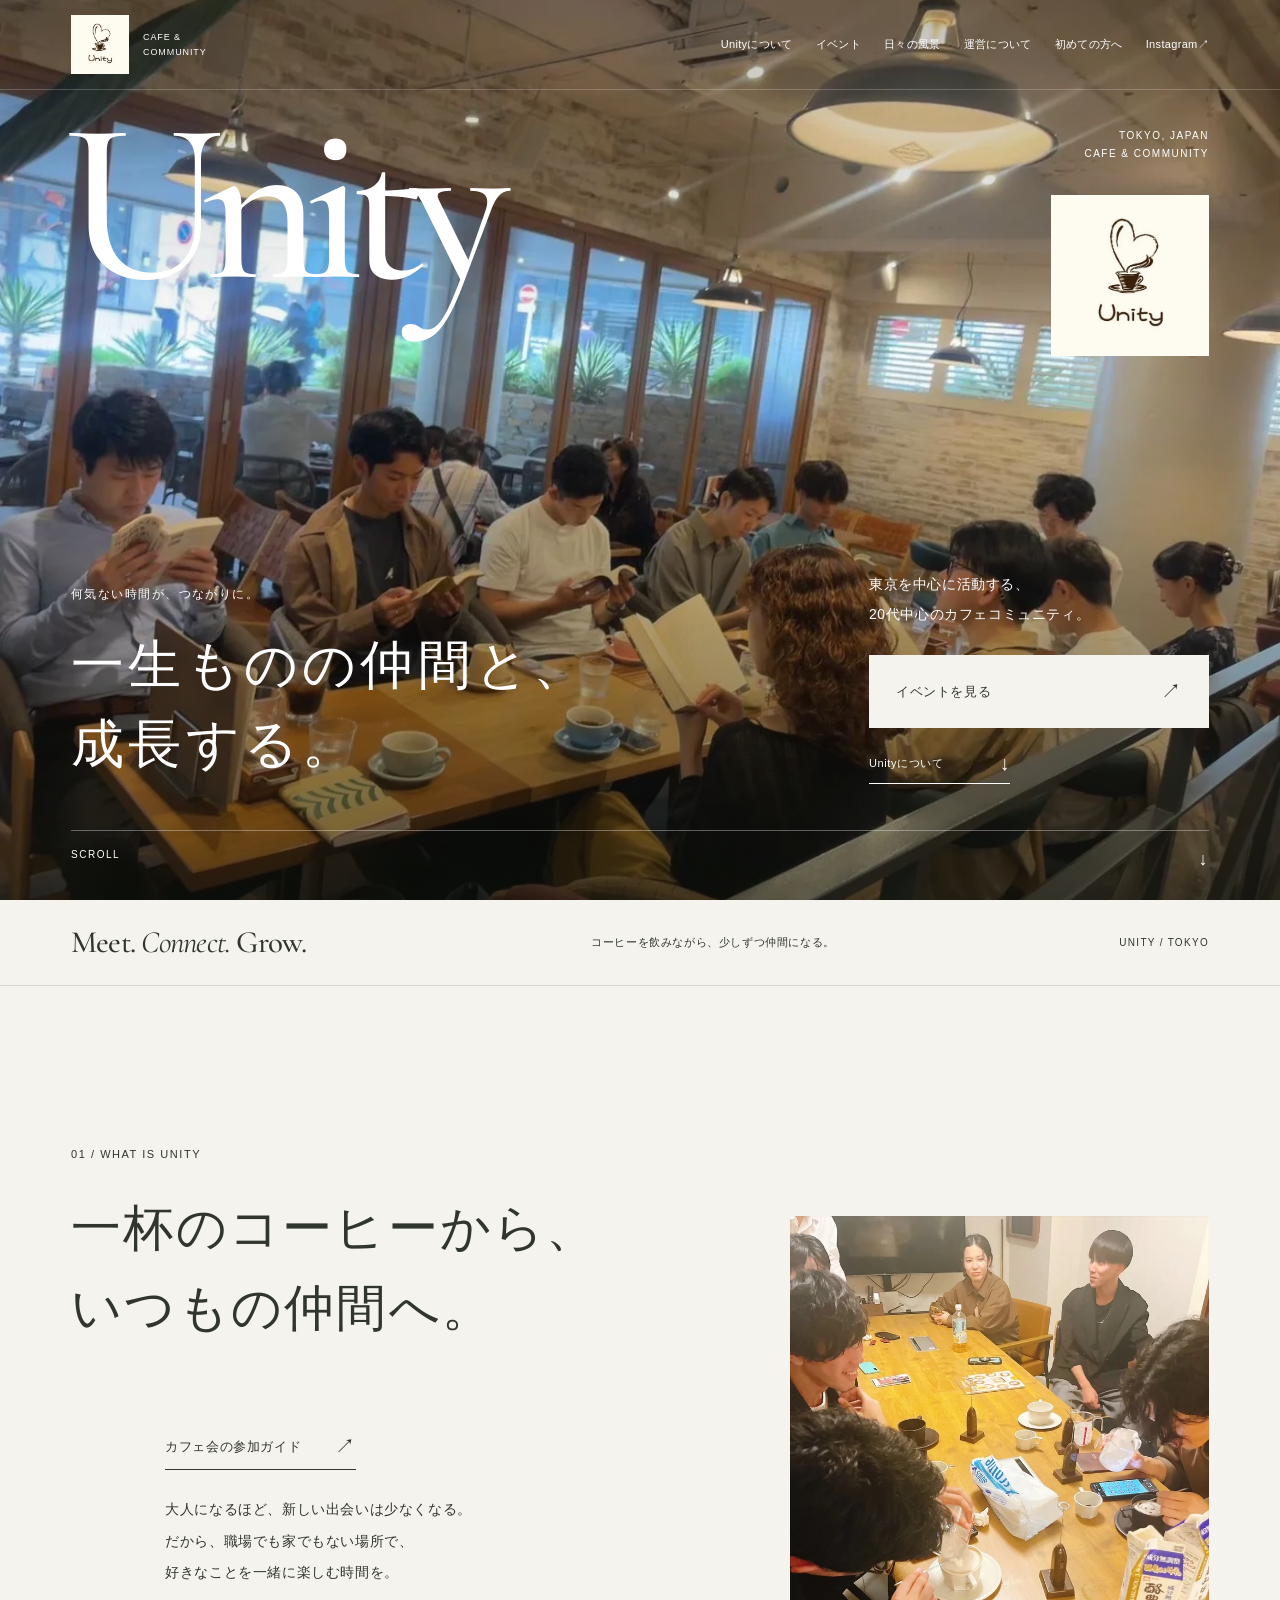
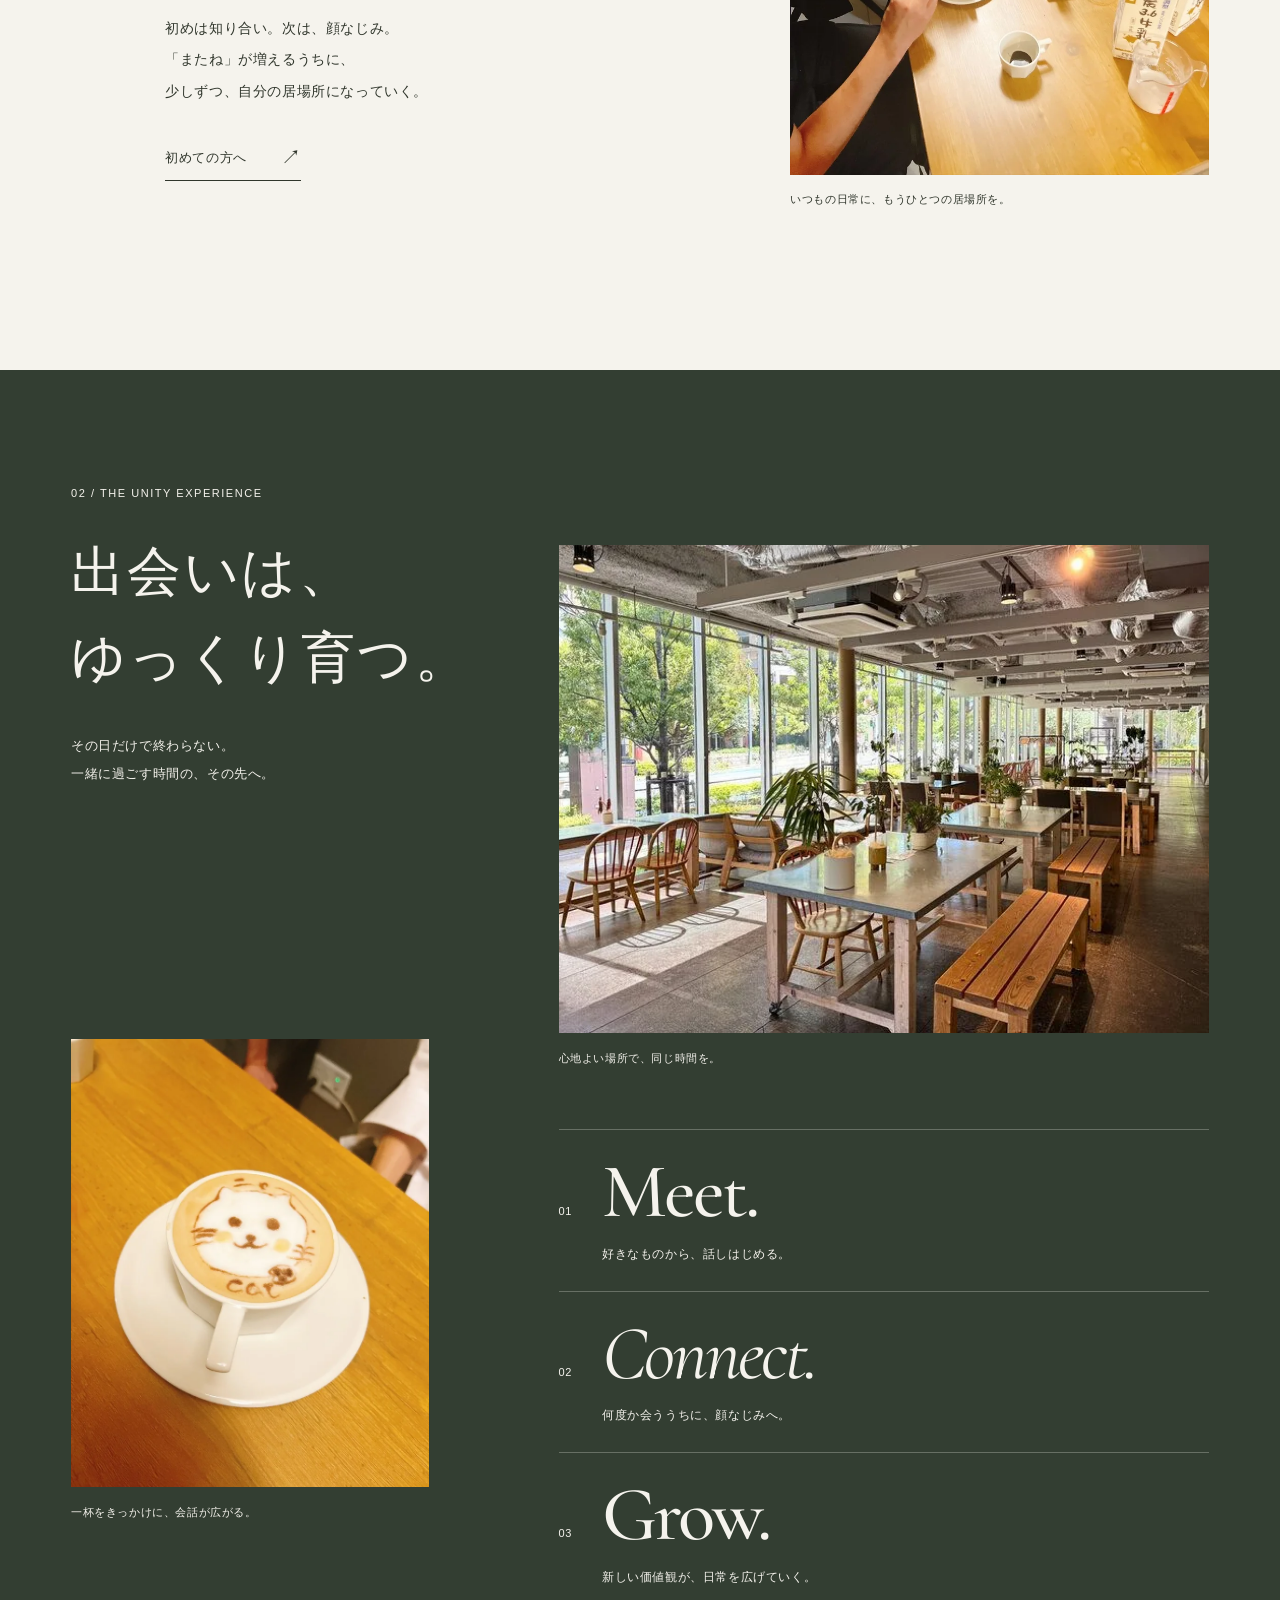
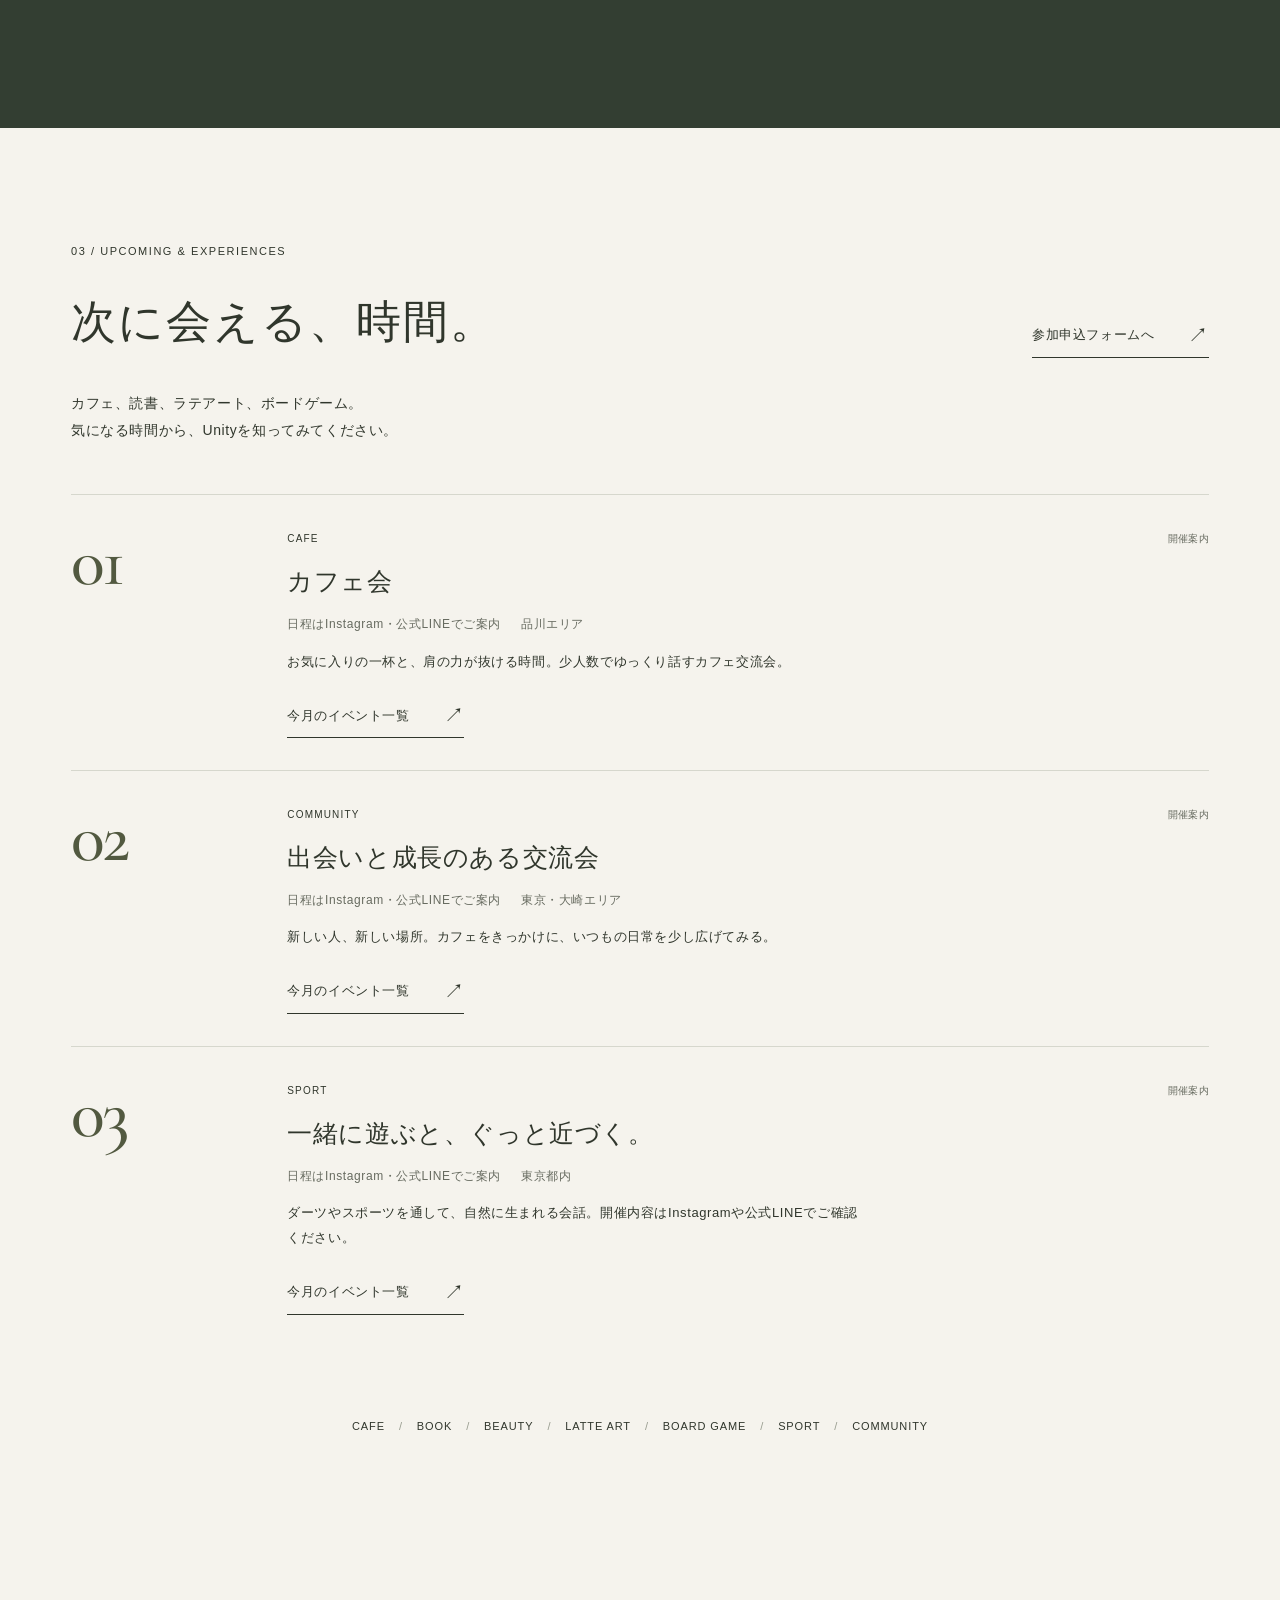
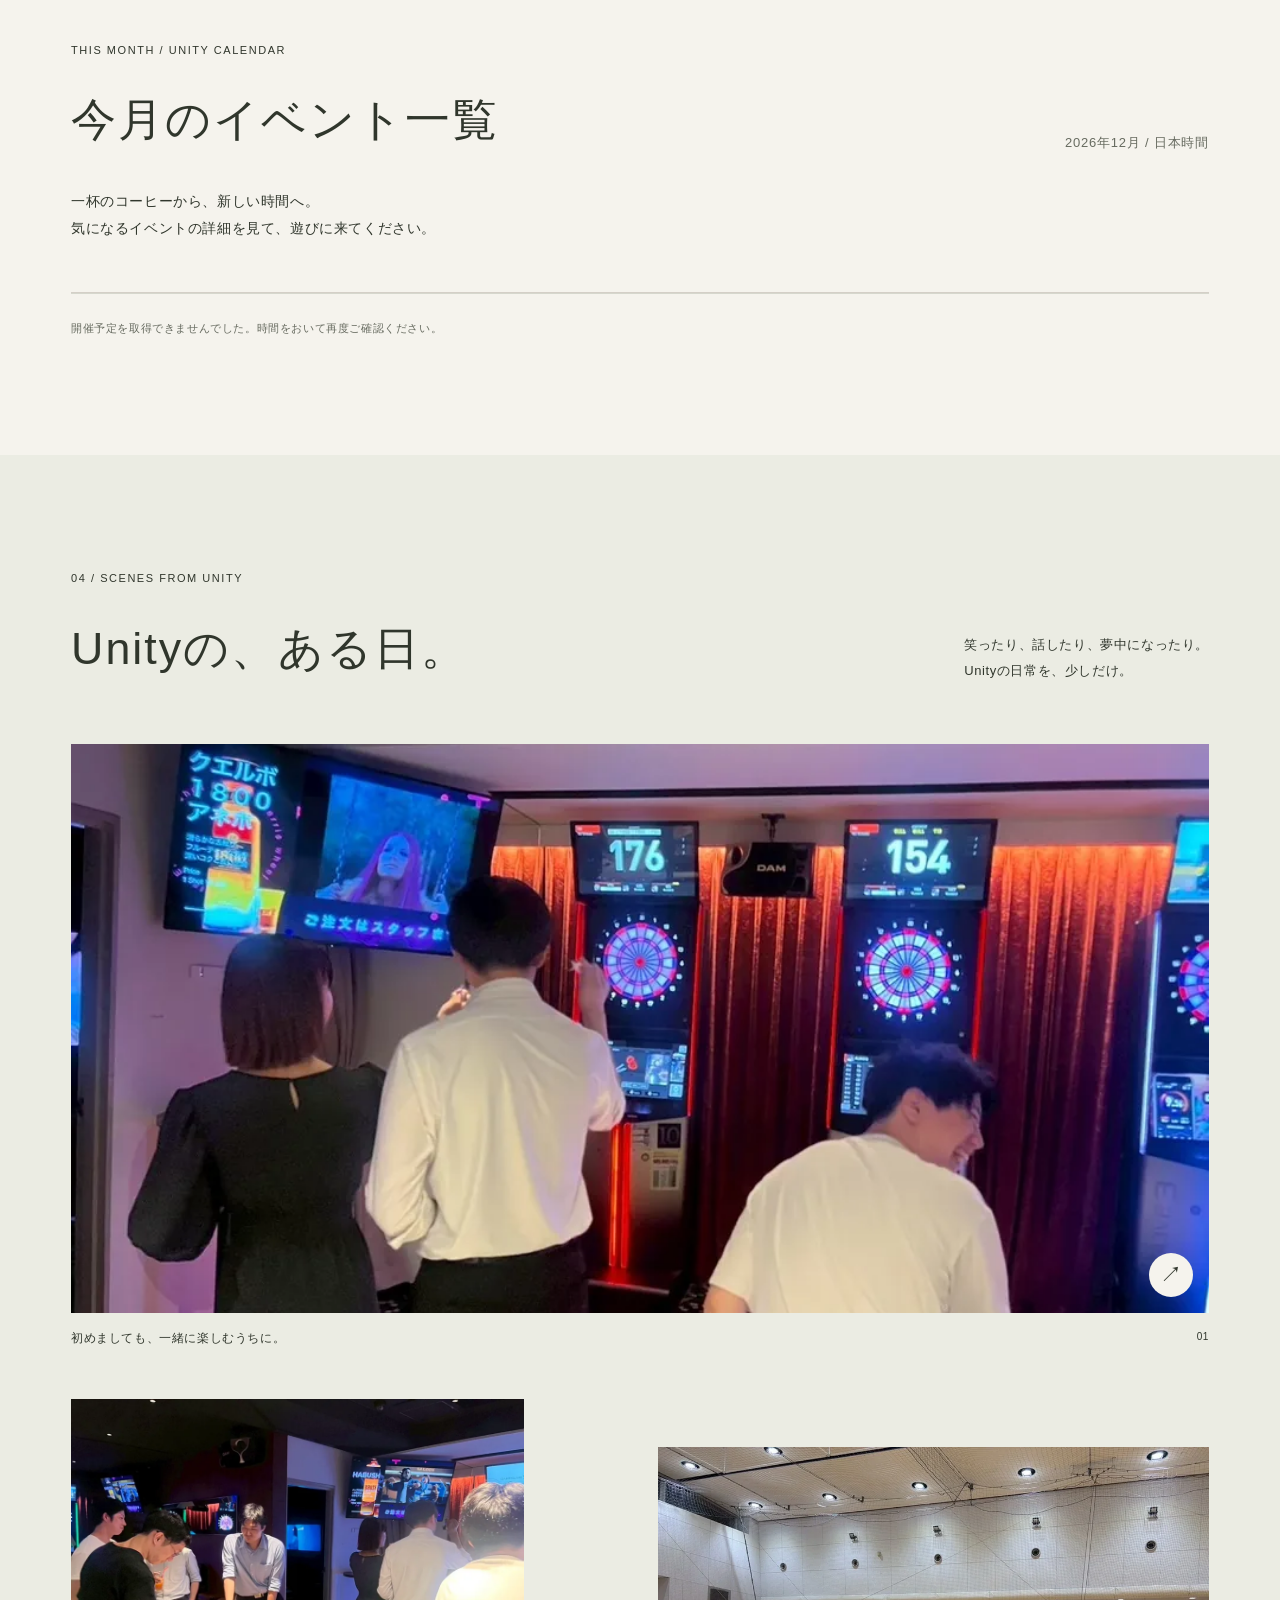
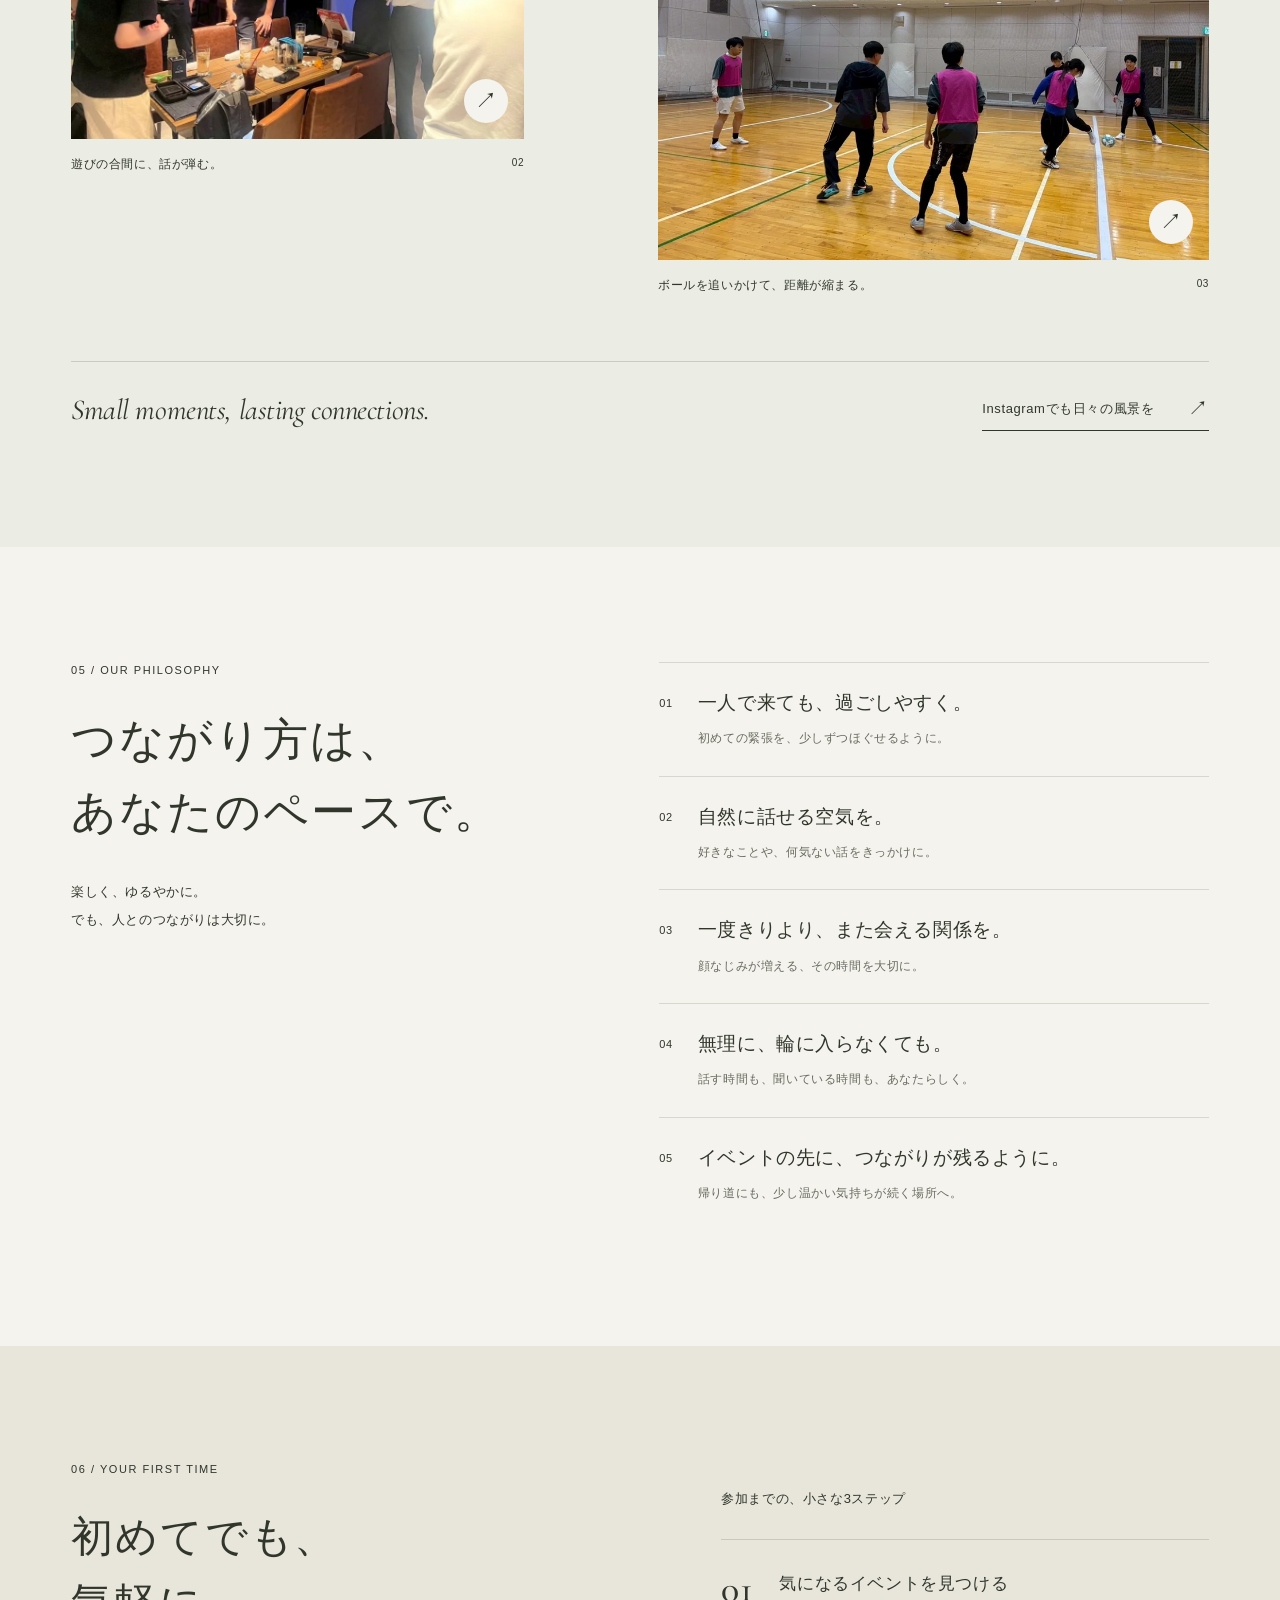
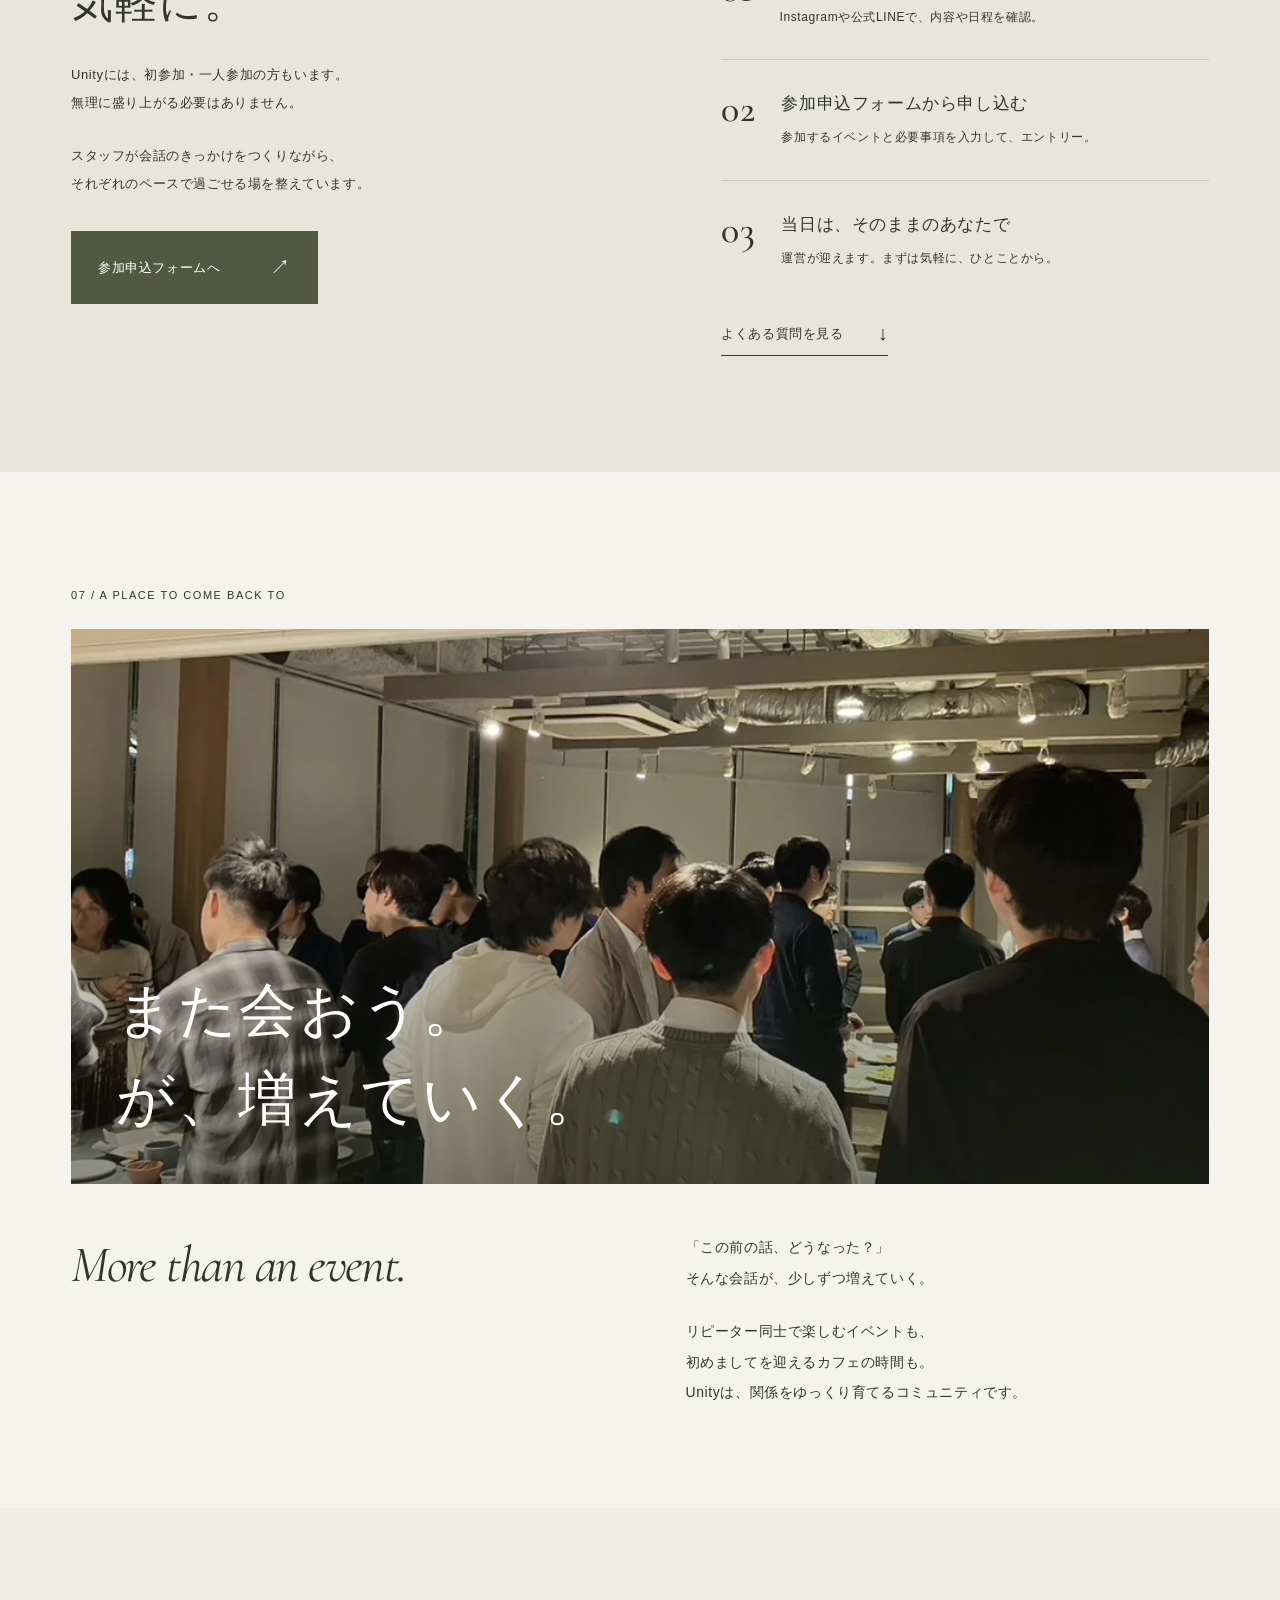
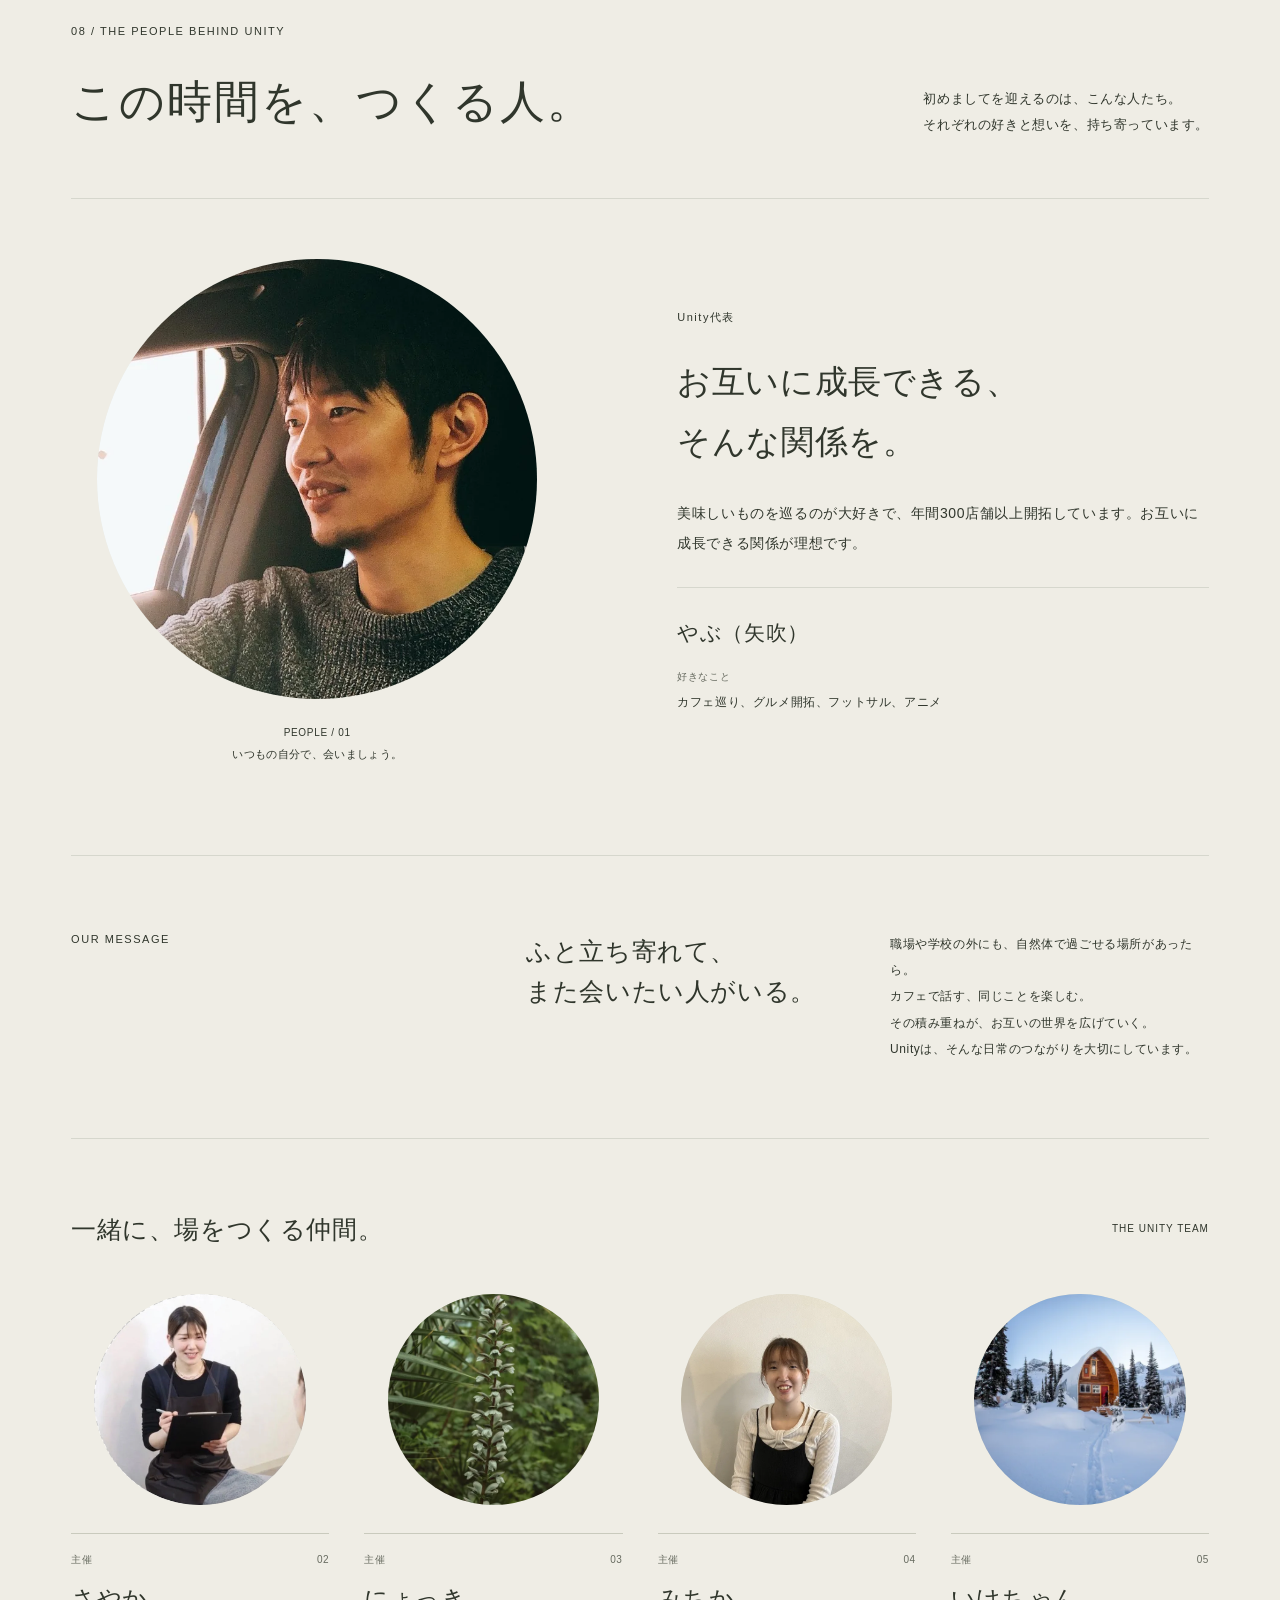
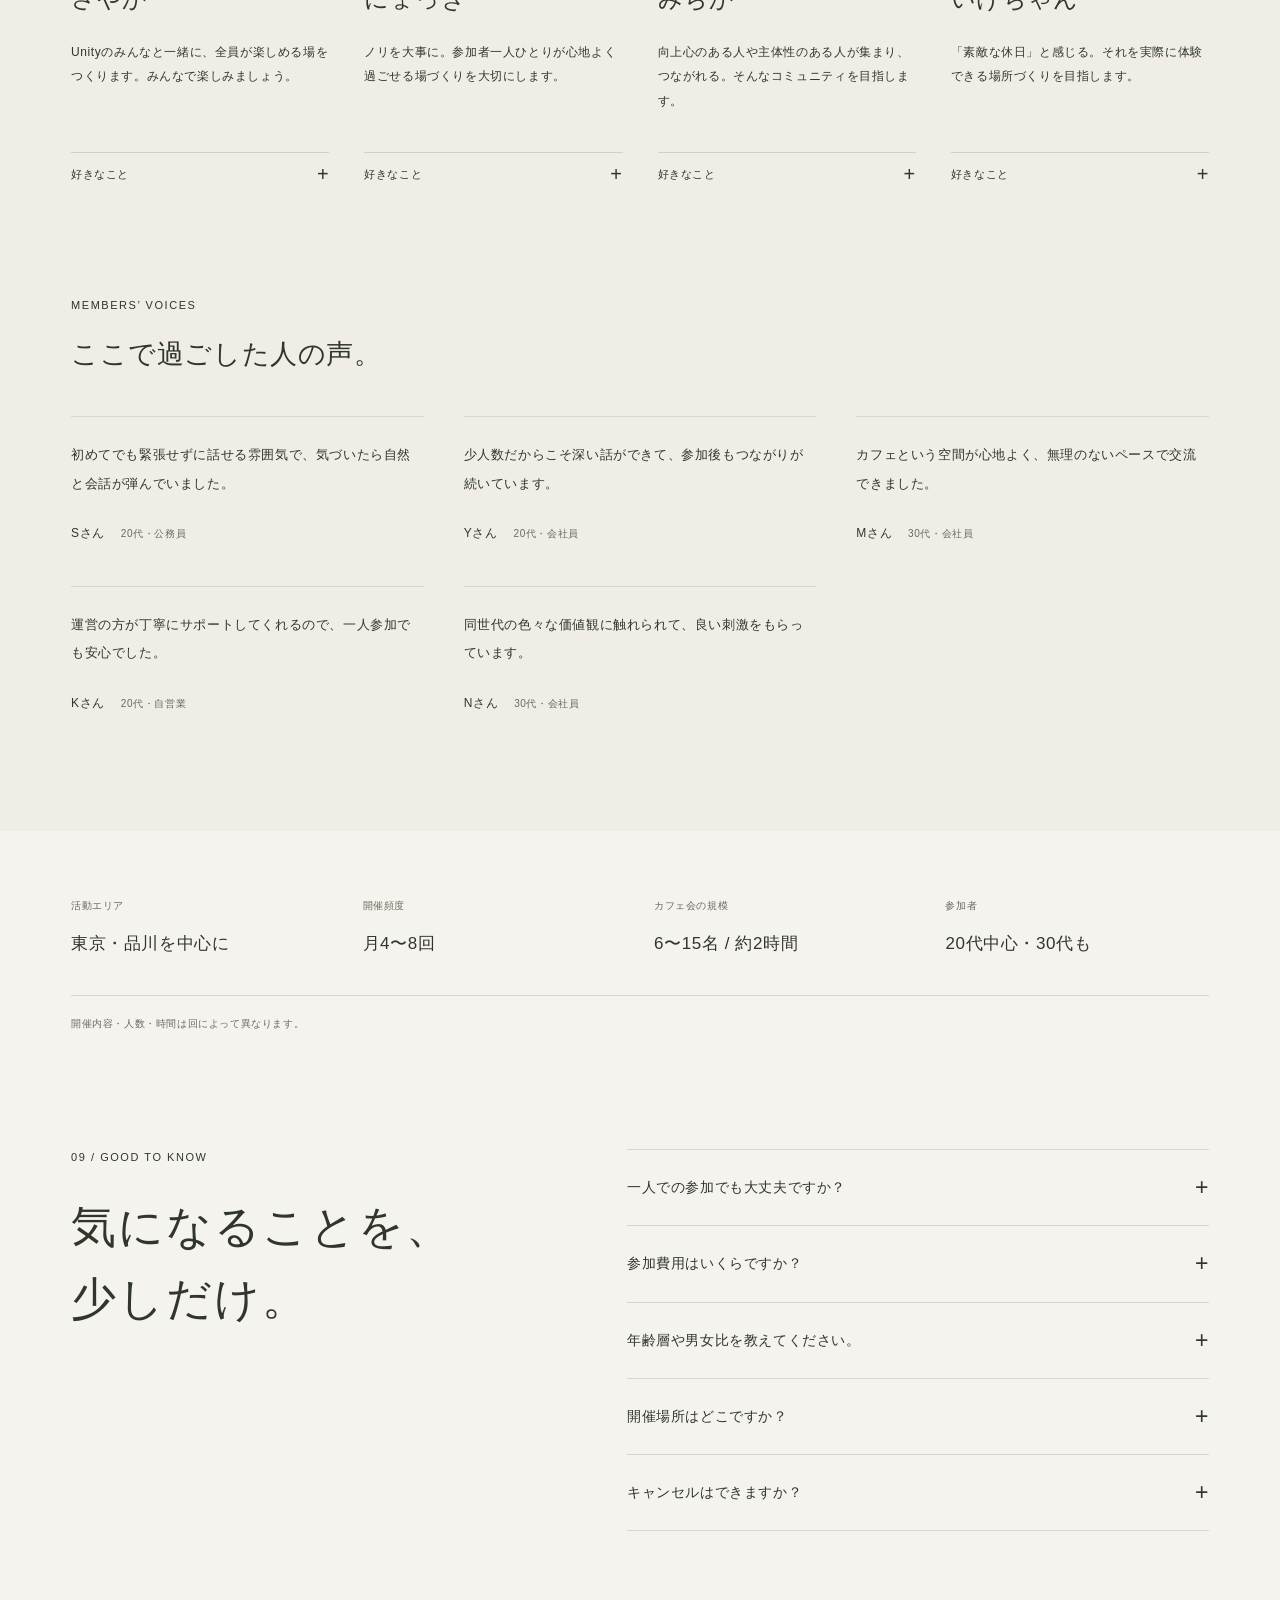
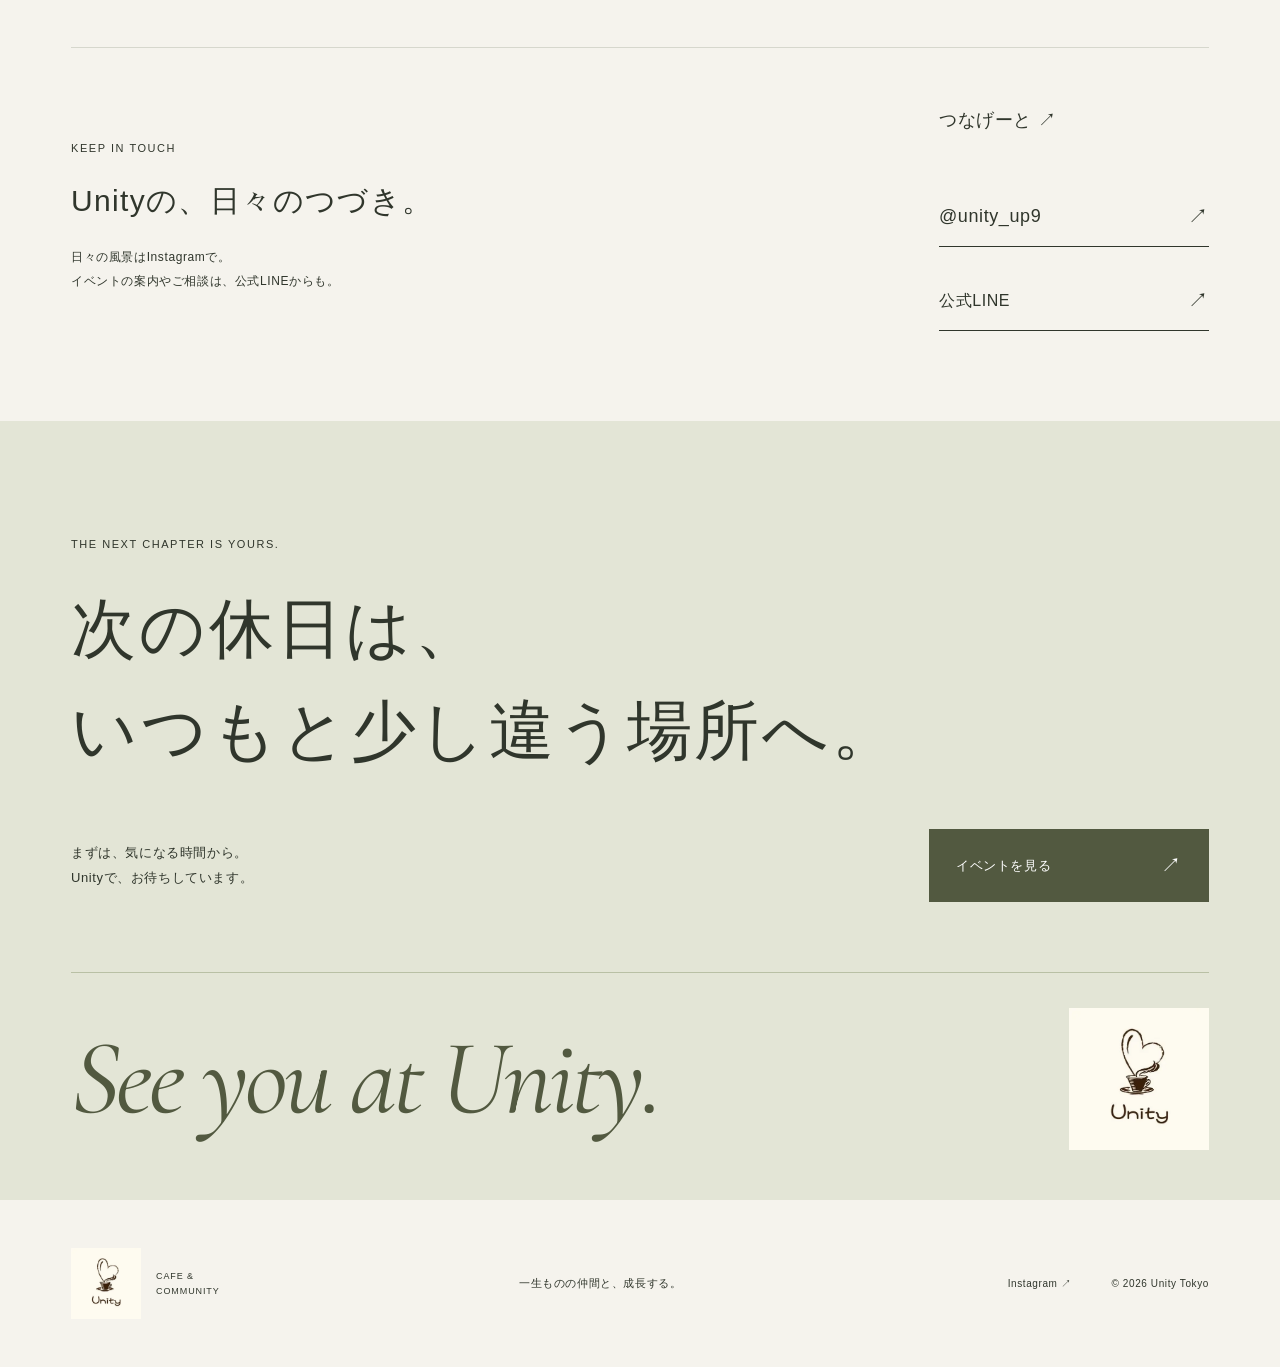
<file: index.html>
<!doctype html>
<html lang="ja">
  <head>
    <meta charset="UTF-8" />
    <meta name="viewport" content="width=device-width, initial-scale=1" />
    <meta name="theme-color" content="#f5f3ed" />
    <title>東京・品川の20代カフェ会・社会人コミュニティ｜Unity</title>
    <meta
      name="description"
      content="東京・品川を中心に、20代が集まるカフェコミュニティUnity。カフェ会・読書・ラテアート・交流を通じて仲間とつながる時間を。ひとり参加・初参加も歓迎。活動の雰囲気、運営紹介、参加方法をご案内します。"
    />
    <link rel="canonical" href="https://nyokki519.github.io/unityHP/" />
    <meta property="og:type" content="website" />
    <meta property="og:locale" content="ja_JP" />
    <meta property="og:site_name" content="Unity" />
    <meta property="og:title" content="Unity — 一生ものの仲間と、成長する。" />
    <meta
      property="og:description"
      content="コーヒーを飲みながら、少しずつ仲間になる。東京の20代中心のカフェコミュニティ。"
    />
    <meta property="og:url" content="https://nyokki519.github.io/unityHP/" />
    <meta
      property="og:image"
      content="https://nyokki519.github.io/unityHP/assets/images/ogp.jpg"
    />
    <meta property="og:image:width" content="1200" />
    <meta property="og:image:height" content="630" />
    <meta
      property="og:image:alt"
      content="Unity — 一生ものの仲間と、成長する。カフェで過ごす参加者たち"
    />
    <meta name="twitter:card" content="summary_large_image" />
    <meta name="twitter:title" content="Unity — 一生ものの仲間と、成長する。" />
    <meta
      name="twitter:description"
      content="東京の20代中心のカフェコミュニティ。自然なつながりが育つ時間を。"
    />
    <meta
      name="twitter:image"
      content="https://nyokki519.github.io/unityHP/assets/images/ogp.jpg"
    />
    <link
      rel="icon"
      href="assets/images/unity-logo-396.webp"
      type="image/webp"
    />
    <!-- UNITY_OPENING_START -->
<style id="unity-opening-style">
/* Opening trademark: fade in, a brief pause, then reveal the photographic cover. */
.intro-screen {
  display: none;
  position: fixed;
  inset: 0;
  width: 100vw;
  height: 100vh;
  height: 100dvh;
  z-index: 1000;
  background: #fefaf1;
  align-items: center;
  justify-content: center;
  opacity: 1;
  transition: opacity var(--intro-exit, 900ms) cubic-bezier(0.2, 0.65, 0.25, 1);
}
.intro-pending .intro-screen {
  display: flex;
}
.intro-identity {
  text-align: center;
  padding: 24px;
}
.intro-mark {
  display: block;
  margin: 0 auto;
  width: clamp(165px, 21vw, 240px);
  height: auto;
  object-fit: contain;
  opacity: 0;
  transform: translateY(9px) scale(0.965);
  transition:
    opacity var(--intro-enter, 850ms) ease,
    transform var(--intro-enter, 1200ms) cubic-bezier(0.16, 0.75, 0.3, 1);
}
.intro-caption {
  margin: 28px 0 0;
  color: #5e4935;
  font:
    9px/1.5 Arial,
    sans-serif;
  letter-spacing: 0.21em;
  opacity: 0;
  transition: opacity 650ms ease 250ms;
}
.intro-screen.is-ready .intro-mark {
  opacity: 1;
  transform: none;
}
.intro-screen.is-ready .intro-caption {
  opacity: 1;
}
.intro-screen.is-leaving {
  opacity: 0;
  pointer-events: none;
}
/* Fade only the viewport-sized cover; keep the long page out of a GPU layer. */
.intro-pending .site-header,
.intro-pending main,
.intro-pending .site-footer {
  visibility: hidden;
}
.intro-revealing .site-header,
.intro-revealing main,
.intro-revealing .site-footer {
  visibility: visible;
}
@media (max-width: 900px), (pointer: coarse) {
  :root {
    --intro-enter: 1400ms;
    --intro-exit: 1800ms;
  }
  .intro-mark {
    width: clamp(180px, 46vw, 250px);
  }
  .intro-caption {
    transition-duration: 1000ms;
  }
}
@media (prefers-reduced-motion: reduce) {
  .intro-mark {
    transform: none !important;
    transition: opacity var(--intro-enter, 850ms) ease !important;
  }
  .intro-screen {
    transition: opacity var(--intro-exit, 900ms) ease !important;
  }
  .intro-caption {
    transition: opacity 800ms ease !important;
  }
}

</style>
<script id="unity-opening-runtime">
"use strict";
/* Inlined before network dependencies. Every document entry gets an opening. */
(function () {
  var root = document.documentElement;
  var current = null;
  var template = null;
  var wasHidden = document.hidden;
  var mobile =
    window.innerWidth <= 900 ||
    (window.matchMedia &&
      window.matchMedia("(max-width: 900px), (pointer: coarse)").matches);
  var hold = mobile ? 3000 : 1250;
  var fade = mobile ? 1800 : 950;
  root.classList.add("intro-pending");

  function start(screen) {
    if (current) return;
    if (!template) template = screen.cloneNode(true);
    var regions = [];
    var timers = [];
    var finished = false;
    var launched = false;
    var revealing = false;
    var visibleAt = 0;
    var mark = screen.querySelector("img");
    var observer;
    var state = { finish: finish, resume: launch, pause: pause };
    current = state;
    root.classList.add("intro-pending");
    root.classList.remove("intro-revealing");

    function later(callback, delay) {
      var id = setTimeout(callback, delay);
      timers.push(id);
    }
    function clearTimers() {
      timers.forEach(clearTimeout);
      timers = [];
    }
    function lockRegions() {
      if (finished) return;
      document
        .querySelectorAll(".site-header, main, .site-footer")
        .forEach(function (node) {
          if (regions.indexOf(node) < 0 && !node.inert) {
            node.inert = true;
            node.setAttribute("data-intro-inert", "");
            regions.push(node);
          }
        });
    }
    function finish() {
      if (finished) return;
      finished = true;
      clearTimers();
      if (observer) observer.disconnect();
      root.classList.remove("intro-pending", "intro-revealing");
      screen.remove();
      regions.forEach(function (node) {
        node.inert = false;
        node.removeAttribute("data-intro-inert");
      });
      document.removeEventListener("keydown", skipOnKey);
      document.removeEventListener("wheel", preventScroll);
      document.removeEventListener("touchmove", preventScroll);
      current = null;
    }
    function preventScroll(event) {
      event.preventDefault();
    }
    function skipOnKey(event) {
      if (
        [
          "Escape",
          "Tab",
          "ArrowDown",
          "ArrowUp",
          "PageDown",
          "PageUp",
          "Home",
          "End",
          " ",
        ].indexOf(event.key) >= 0
      )
        finish();
    }
    function siteReady() {
      var css = document.getElementById("site-styles");
      var hero = document.querySelector(".hero-photo img");
      // Older in-app browsers may not apply a preload link's load handler.
      if (css && css.rel !== "stylesheet") css.rel = "stylesheet";
      return (
        document.readyState !== "loading" &&
        (!css || (css.rel === "stylesheet" && css.sheet)) &&
        hero &&
        hero.complete &&
        hero.naturalWidth > 0
      );
    }
    function leave() {
      if (finished || document.hidden || revealing) return;
      // Decode the first photograph underneath the logo before the crossfade.
      if (!siteReady() && Date.now() - visibleAt < 10000) {
        later(leave, 100);
        return;
      }
      revealing = true;
      var hero = document.querySelector(".hero-photo img");
      var begin = function () {
        if (finished || document.hidden) return;
        root.classList.add("intro-revealing");
        screen.classList.add("is-leaving");
        later(finish, fade + 80);
      };
      var begun = false;
      var once = function () {
        if (!begun) {
          begun = true;
          begin();
        }
      };
      if (hero && typeof hero.decode === "function") {
        hero.decode().then(once, once);
        later(once, 300);
      } else once();
    }
    function launch() {
      if (finished || launched || document.hidden) return;
      launched = true;
      visibleAt = Date.now();
      var raf =
        window.requestAnimationFrame ||
        function (callback) {
          setTimeout(callback, 16);
        };
      // Two frames preserve the fade even with a fully cached, embedded logo.
      raf(function () {
        raf(function () {
          if (finished || document.hidden) {
            launched = false;
            return;
          }
          screen.classList.add("is-ready");
          later(leave, hold);
          later(finish, 14000);
        });
      });
    }
    function pause() {
      if (finished) return;
      clearTimers();
      launched = false;
      revealing = false;
      root.classList.remove("intro-revealing");
      screen.classList.remove("is-ready", "is-leaving");
    }
    lockRegions();
    observer = new MutationObserver(lockRegions);
    observer.observe(document.documentElement, {
      childList: true,
      subtree: true,
    });
    document.addEventListener("keydown", skipOnKey);
    document.addEventListener("wheel", preventScroll, { passive: false });
    document.addEventListener("touchmove", preventScroll, { passive: false });
    // The trademark is embedded in the document: no image or JS fetch can skip it.
    mark.addEventListener("load", launch, { once: true });
    mark.addEventListener("error", launch, { once: true });
    if (mark.complete) launch();
    else later(launch, 300);
  }

  function replay() {
    if (current) {
      current.pause();
      current.resume();
      return;
    }
    if (!template || !document.body) return;
    var screen = template.cloneNode(true);
    document.body.insertBefore(screen, document.body.firstChild);
    start(screen);
  }
  var boot = new MutationObserver(function () {
    var screen = document.querySelector(".intro-screen");
    if (screen && screen.querySelector(".intro-caption")) {
      boot.disconnect();
      start(screen);
    }
  });
  boot.observe(document.documentElement, { childList: true, subtree: true });
  window.addEventListener("pageshow", function (event) {
    if (event.persisted) replay();
  });
  document.addEventListener("visibilitychange", function () {
    if (document.hidden) {
      wasHidden = true;
      if (current) current.pause();
    } else if (wasHidden) {
      wasHidden = false;
      replay();
    }
  });
})();

</script>
<!-- UNITY_OPENING_END -->
    <link id="site-styles" rel="preload" as="style" href="style.css?v=line-opening-3" onload="this.onload=null;this.rel='stylesheet'" />
    <noscript><link rel="stylesheet" href="style.css?v=line-opening-3" /></noscript>
    <script src="content.js" defer></script>
    <script src="event-feed.js" defer></script>
    <script src="script.js" defer></script>
  <!-- SEO_GRAPH --><script type="application/ld+json">{"@context":"https://schema.org","@graph":[{"@type":"Organization","@id":"https://nyokki519.github.io/unityHP/#organization","name":"Unity","alternateName":"カフェコミュニティUnity","url":"https://nyokki519.github.io/unityHP/","description":"東京・品川を中心に活動する20代中心のカフェコミュニティ。","logo":"https://nyokki519.github.io/unityHP/assets/images/unity-logo-396.webp","sameAs":["https://www.instagram.com/unity_up9/","https://tunagate.com/circle/93279"]},{"@type":"WebSite","@id":"https://nyokki519.github.io/unityHP/#website","url":"https://nyokki519.github.io/unityHP/","name":"カフェコミュニティUnity","inLanguage":"ja","publisher":{"@id":"https://nyokki519.github.io/unityHP/#organization"}},{"@type":"WebPage","@id":"https://nyokki519.github.io/unityHP/#webpage","url":"https://nyokki519.github.io/unityHP/","name":"東京・品川の20代カフェコミュニティ Unity","inLanguage":"ja","isPartOf":{"@id":"https://nyokki519.github.io/unityHP/#website"},"about":{"@id":"https://nyokki519.github.io/unityHP/#organization"}}]}</script><!-- END_SEO_GRAPH -->
</head>
  <body>
    <div class="intro-screen" aria-hidden="true">
      <div class="intro-identity">
        <img
          class="intro-mark"
          src="[data-uri]"
          width="396"
          height="403"
          alt=""
          decoding="async"
          fetchpriority="high"
        />
        <p class="intro-caption">CAFE &amp; COMMUNITY</p>
      </div>
    </div>
    <a class="skip-link" href="#main">本文へ移動</a>
    <header class="site-header">
      <a class="wordmark" href="#hero" aria-label="Unity トップへ"
        ><img
          class="brand-logo"
          src="assets/images/unity-logo-396.webp"
          width="396"
          height="403"
          alt=""
          loading="lazy"
        /><span class="wordmark-label">Unity</span
        ><span class="wordmark-note">CAFE & COMMUNITY</span></a
      >
      <button
        class="menu-toggle"
        type="button"
        aria-expanded="false"
        aria-controls="navigation"
        aria-label="メニューを開く"
      >
        <span></span><span></span>
      </button>
      <nav id="navigation" aria-label="メインナビゲーション">
        <a href="#concept">Unityについて</a><a href="#events">イベント</a
        ><a href="#gallery">日々の風景</a><a href="#organizer">運営について</a
        ><a href="#first-time">初めての方へ</a
        ><a href="https://www.instagram.com/unity_up9/" data-link="instagram" target="_blank" rel="noopener noreferrer"
          >Instagram <span aria-hidden="true">↗</span></a
        >
        <a class="button nav-cta" href="#events"
          >イベントを見る <span aria-hidden="true">↗</span></a
        >
      </nav>
    </header>
    <main id="main">
      <section class="hero" id="hero" aria-labelledby="hero-title">
        <div class="hero-visual">
          <div class="hero-photo photo-frame" data-featured="hero"><!-- STATIC:featured-hero:START --><img src="assets/images/gallery-1-1400.webp" srcset="assets/images/gallery-1-480.webp 480w, assets/images/gallery-1-960.webp 960w, assets/images/gallery-1-1400.webp 1400w" sizes="100vw" width="1400" height="1050" alt="カフェのテーブルを囲み、本を読むUnityの参加者たち" loading="eager" decoding="async" fetchpriority="high"><!-- STATIC:featured-hero:END --></div>
        </div>
        <div class="hero-masthead" aria-hidden="true">Unity</div>
        <img
          class="hero-brand"
          src="assets/images/unity-logo-396.webp"
          width="396"
          height="403"
          alt="コーヒーカップとハートを描いたUnityのトレードマーク"
          loading="lazy"
        />
        <p class="hero-kicker">TOKYO, JAPAN <span>CAFE & COMMUNITY</span></p>
        <div class="hero-copy">
          <div>
            <p class="eyebrow">何気ない時間が、つながりに。</p>
            <h1 id="hero-title">
              <span>一生ものの仲間と、</span><span>成長する。</span>
            </h1>
          </div>
          <div class="hero-invitation">
            <p class="hero-description">
              東京を中心に活動する、<br />20代中心のカフェコミュニティ。
            </p>
            <div class="hero-actions">
              <a class="button" href="#events"
                >イベントを見る <span aria-hidden="true">↗</span></a
              ><a class="text-link" href="#concept"
                >Unityについて <span aria-hidden="true">↓</span></a
              >
            </div>
          </div>
        </div>
        <a class="hero-scroll" href="#concept" aria-label="Unityについて読む"
          >SCROLL <span aria-hidden="true">↓</span></a
        >
      </section>
      <div class="brand-strip">
        <p>Meet. <span>Connect.</span> Grow.</p>
        <span>コーヒーを飲みながら、少しずつ仲間になる。</span
        ><span class="strip-location">UNITY / TOKYO</span>
      </div>
      <section
        class="intro section container"
        id="concept"
        aria-labelledby="intro-title"
      >
        <div class="intro-copy">
          <p class="eyebrow">01 / WHAT IS UNITY</p>
          <h2 id="intro-title">一杯のコーヒーから、<br />いつもの仲間へ。</h2>
          <div class="intro-story"><p><!-- SEO_GUIDE_LINK --><a class="text-link" href="cafe-community/">カフェ会の参加ガイド <span aria-hidden="true">↗</span></a></p>
            <p>
              大人になるほど、新しい出会いは少なくなる。<br />だから、職場でも家でもない場所で、<br />好きなことを一緒に楽しむ時間を。
            </p>
            <p>
              初めは知り合い。次は、顔なじみ。<br />「またね」が増えるうちに、<br />少しずつ、自分の居場所になっていく。
            </p>
            <a class="text-link" href="#first-time"
              >初めての方へ <span aria-hidden="true">↗</span></a
            >
          </div>
        </div>
        <figure class="intro-visual">
          <div class="intro-photo photo-frame" data-featured="introduction"><!-- STATIC:featured-introduction:START --><img src="assets/images/latte-workshop-768.webp" srcset="assets/images/latte-workshop-480.webp 480w, assets/images/latte-workshop-768.webp 768w" sizes="(max-width: 600px) 90vw, 55vw" width="768" height="1024" alt="同じテーブルを囲んでラテアートを体験する参加者たち" loading="lazy" decoding="async"><!-- STATIC:featured-introduction:END --></div>
          <figcaption>いつもの日常に、もうひとつの居場所を。</figcaption>
        </figure>
      </section>
      <section
        class="experience section"
        id="features"
        aria-labelledby="experience-title"
      >
        <div class="container experience-editorial">
          <div class="experience-heading">
            <p class="eyebrow">02 / THE UNITY EXPERIENCE</p>
            <h2 id="experience-title">出会いは、<br />ゆっくり育つ。</h2>
            <p>その日だけで終わらない。<br />一緒に過ごす時間の、その先へ。</p>
          </div>
          <div class="experience-image-main">
            <div class="experience-photo photo-frame" data-photo="venue"><!-- STATIC:photo-venue:START --><img src="assets/images/event-osaki-720.webp" srcset="assets/images/event-osaki-480.webp 480w, assets/images/event-osaki-720.webp 720w" sizes="(max-width: 600px) 90vw, 40vw" width="720" height="480" alt="大きな窓と木のテーブルがあるカフェの店内" loading="lazy" decoding="async"><!-- STATIC:photo-venue:END --></div>
            <p>心地よい場所で、同じ時間を。</p>
          </div>
          <div class="experience-image-small">
            <div class="experience-photo photo-frame" data-photo="coffee"><!-- STATIC:photo-coffee:START --><img src="assets/images/latte-art-768.webp" srcset="assets/images/latte-art-480.webp 480w, assets/images/latte-art-768.webp 768w" sizes="(max-width: 600px) 90vw, 40vw" width="768" height="1024" alt="木のテーブルに置かれた猫のラテアート" loading="lazy" decoding="async"><!-- STATIC:photo-coffee:END --></div>
            <p>一杯をきっかけに、会話が広がる。</p>
          </div>
          <div class="experience-chapters">
            <article>
              <span>01</span>
              <div>
                <h3>Meet.</h3>
                <p>好きなものから、話しはじめる。</p>
              </div>
            </article>
            <article>
              <span>02</span>
              <div>
                <h3>Connect.</h3>
                <p>何度か会ううちに、顔なじみへ。</p>
              </div>
            </article>
            <article>
              <span>03</span>
              <div>
                <h3>Grow.</h3>
                <p>新しい価値観が、日常を広げていく。</p>
              </div>
            </article>
          </div>
        </div>
      </section>
      <section
        class="events section container"
        id="events"
        aria-labelledby="events-title"
      >
        <div class="section-heading">
          <div>
            <p class="eyebrow">03 / UPCOMING & EXPERIENCES</p>
            <h2 id="events-title">次に会える、時間。</h2>
          </div>
          <a
            class="text-link"
            data-link="registration"
            target="_blank"
            rel="noopener noreferrer"
            >参加申込フォームへ <span aria-hidden="true">↗</span></a
          >
        </div>
        <p class="section-lead">
          カフェ、読書、ラテアート、ボードゲーム。<br />気になる時間から、Unityを知ってみてください。
        </p>
        <div class="event-grid" id="event-list"><!-- STATIC:event-list:START --><article class="event-card"><span class="event-index" aria-hidden="true">01</span><div class="event-category"><span>CAFE</span><span>開催案内</span></div><h3>カフェ会</h3><div class="event-meta"><span>日程はInstagram・公式LINEでご案内</span><span>品川エリア</span></div><p>お気に入りの一杯と、肩の力が抜ける時間。少人数でゆっくり話すカフェ交流会。</p><a class="text-link" href="#monthly-events">今月のイベント一覧<span aria-hidden="true">↗</span></a></article><article class="event-card"><span class="event-index" aria-hidden="true">02</span><div class="event-category"><span>COMMUNITY</span><span>開催案内</span></div><h3>出会いと成長のある交流会</h3><div class="event-meta"><span>日程はInstagram・公式LINEでご案内</span><span>東京・大崎エリア</span></div><p>新しい人、新しい場所。カフェをきっかけに、いつもの日常を少し広げてみる。</p><a class="text-link" href="#monthly-events">今月のイベント一覧<span aria-hidden="true">↗</span></a></article><article class="event-card"><span class="event-index" aria-hidden="true">03</span><div class="event-category"><span>SPORT</span><span>開催案内</span></div><h3>一緒に遊ぶと、ぐっと近づく。</h3><div class="event-meta"><span>日程はInstagram・公式LINEでご案内</span><span>東京都内</span></div><p>ダーツやスポーツを通して、自然に生まれる会話。開催内容はInstagramや公式LINEでご確認ください。</p><a class="text-link" href="#monthly-events">今月のイベント一覧<span aria-hidden="true">↗</span></a></article><!-- STATIC:event-list:END --></div>
        <div class="event-types" aria-label="Unityの活動">
          CAFE <span>/</span> BOOK <span>/</span> BEAUTY <span>/</span> LATTE
          ART <span>/</span> BOARD GAME <span>/</span> SPORT
          <span>/</span> COMMUNITY
        </div>
      </section>

      <section class="monthly-events section container" id="monthly-events" aria-labelledby="monthly-events-title">
        <div class="section-heading"><div><p class="eyebrow">THIS MONTH / UNITY CALENDAR</p><h2 id="monthly-events-title">今月のイベント一覧</h2></div><p class="monthly-label" id="monthly-label"></p></div>
        <p class="section-lead">一杯のコーヒーから、新しい時間へ。<br />気になるイベントの詳細を見て、遊びに来てください。</p>
        <div class="monthly-list" id="monthly-event-list"></div>
        <p class="event-note" id="event-feed-status" role="status" aria-live="polite">開催予定を読み込んでいます。</p>
        <noscript><p class="event-note">開催予定は<a href="https://tunagate.com/circle/93279" target="_blank" rel="noopener noreferrer">つなげーとのUnityページ</a>でもご確認いただけます。</p></noscript>
      </section>
      <section
        class="scenes section"
        id="gallery"
        aria-labelledby="scenes-title"
      >
        <div class="container">
          <div class="section-heading">
            <div>
              <p class="eyebrow">04 / SCENES FROM UNITY</p>
              <h2 id="scenes-title">Unityの、ある日。</h2>
            </div>
            <p>
              笑ったり、話したり、夢中になったり。<br />Unityの日常を、少しだけ。
            </p>
          </div>
          <div id="gallery-list" class="gallery-grid"><!-- STATIC:gallery-list:START --><figure class="gallery-item landscape"><a class="gallery-open" href="assets/images/gallery-2-1400.webp" aria-label="写真を拡大：初めましても、一緒に楽しむうちに。"><div class="gallery-photo photo-frame"><img src="assets/images/gallery-2-1400.webp" srcset="assets/images/gallery-2-480.webp 480w, assets/images/gallery-2-960.webp 960w, assets/images/gallery-2-1400.webp 1400w" sizes="(max-width: 600px) 90vw, 40vw" width="1400" height="1050" alt="ダーツを楽しむUnityの参加者たち" loading="lazy" decoding="async"></div></a><figcaption><div>初めましても、一緒に楽しむうちに。</div><span>01</span></figcaption></figure><figure class="gallery-item landscape"><a class="gallery-open" href="assets/images/gallery-3-1400.webp" aria-label="写真を拡大：遊びの合間に、話が弾む。"><div class="gallery-photo photo-frame"><img src="assets/images/gallery-3-1400.webp" srcset="assets/images/gallery-3-480.webp 480w, assets/images/gallery-3-960.webp 960w, assets/images/gallery-3-1400.webp 1400w" sizes="(max-width: 600px) 90vw, 40vw" width="1400" height="1050" alt="ゲームの合間に、飲み物を囲んで話す参加者たち" loading="lazy" decoding="async"></div></a><figcaption><div>遊びの合間に、話が弾む。</div><span>02</span></figcaption></figure><figure class="gallery-item landscape"><a class="gallery-open" href="assets/images/futsal-1024.webp" aria-label="写真を拡大：ボールを追いかけて、距離が縮まる。"><div class="gallery-photo photo-frame"><img src="assets/images/futsal-1024.webp" srcset="assets/images/futsal-480.webp 480w, assets/images/futsal-960.webp 960w, assets/images/futsal-1024.webp 1024w" sizes="(max-width: 600px) 90vw, 40vw" width="1024" height="768" alt="体育館でフットサルを楽しむUnityの参加者たち" loading="lazy" decoding="async"></div></a><figcaption><div>ボールを追いかけて、距離が縮まる。</div><span>03</span></figcaption></figure><!-- STATIC:gallery-list:END --></div>
          <div class="scenes-footer">
            <span>Small moments, lasting connections.</span
            ><a
              class="text-link"
              data-link="instagram"
              target="_blank"
              rel="noopener noreferrer"
              >Instagramでも日々の風景を <span aria-hidden="true">↗</span></a
            >
          </div>
        </div>
      </section>
      <section
        class="values section container"
        id="theme"
        aria-labelledby="values-title"
      >
        <div class="values-title">
          <p class="eyebrow">05 / OUR PHILOSOPHY</p>
          <h2 id="values-title">つながり方は、<br />あなたのペースで。</h2>
          <p>楽しく、ゆるやかに。<br />でも、人とのつながりは大切に。</p>
        </div>
        <ol class="values-list">
          <li>
            <span>01</span>
            <div>
              <h3>一人で来ても、過ごしやすく。</h3>
              <p>初めての緊張を、少しずつほぐせるように。</p>
            </div>
          </li>
          <li>
            <span>02</span>
            <div>
              <h3>自然に話せる空気を。</h3>
              <p>好きなことや、何気ない話をきっかけに。</p>
            </div>
          </li>
          <li>
            <span>03</span>
            <div>
              <h3>一度きりより、また会える関係を。</h3>
              <p>顔なじみが増える、その時間を大切に。</p>
            </div>
          </li>
          <li>
            <span>04</span>
            <div>
              <h3>無理に、輪に入らなくても。</h3>
              <p>話す時間も、聞いている時間も、あなたらしく。</p>
            </div>
          </li>
          <li>
            <span>05</span>
            <div>
              <h3>イベントの先に、つながりが残るように。</h3>
              <p>帰り道にも、少し温かい気持ちが続く場所へ。</p>
            </div>
          </li>
        </ol>
      </section>
      <section
        class="first-time section"
        id="first-time"
        aria-labelledby="first-title"
      >
        <div class="container first-grid">
          <div>
            <p class="eyebrow">06 / YOUR FIRST TIME</p>
            <h2 id="first-title">初めてでも、<br />気軽に。</h2>
            <p>
              Unityには、初参加・一人参加の方もいます。<br />無理に盛り上がる必要はありません。
            </p>
            <p>
              スタッフが会話のきっかけをつくりながら、<br
                class="desktop-break"
              />それぞれのペースで過ごせる場を整えています。
            </p>
            <a
              class="button"
              data-link="registration"
              target="_blank"
              rel="noopener noreferrer"
              >参加申込フォームへ <span aria-hidden="true">↗</span></a
            >
          </div>
          <div class="first-guide">
            <p class="guide-heading">参加までの、小さな3ステップ</p>
            <ol>
              <li>
                <span>01</span>
                <div>
                  <h3>気になるイベントを見つける</h3>
                  <p>Instagramや公式LINEで、内容や日程を確認。</p>
                </div>
              </li>
              <li>
                <span>02</span>
                <div>
                  <h3>参加申込フォームから申し込む</h3>
                  <p>参加するイベントと必要事項を入力して、エントリー。</p>
                </div>
              </li>
              <li>
                <span>03</span>
                <div>
                  <h3>当日は、そのままのあなたで</h3>
                  <p>運営が迎えます。まずは気軽に、ひとことから。</p>
                </div>
              </li>
            </ol>
            <a class="text-link" href="#faq"
              >よくある質問を見る <span aria-hidden="true">↓</span></a
            >
          </div>
        </div>
      </section>
      <section
        class="community section"
        id="community"
        aria-labelledby="community-title"
      >
        <div class="container">
          <p class="eyebrow">07 / A PLACE TO COME BACK TO</p>
          <div class="community-stage">
            <div class="community-visual photo-frame" data-featured="community"><!-- STATIC:featured-community:START --><img src="assets/images/community-gathering-1024.webp" srcset="assets/images/community-gathering-480.webp 480w, assets/images/community-gathering-960.webp 960w, assets/images/community-gathering-1024.webp 1024w" sizes="(max-width: 600px) 90vw, 55vw" width="1024" height="768" alt="会場に集まり、交流を楽しむUnityの参加者たち" loading="lazy" decoding="async"><!-- STATIC:featured-community:END --></div>
            <h2 id="community-title">また会おう。<br />が、増えていく。</h2>
          </div>
          <div class="community-story">
            <p class="serif-note">More than an event.</p>
            <div>
              <p>
                「この前の話、どうなった？」<br />そんな会話が、少しずつ増えていく。
              </p>
              <p>
                リピーター同士で楽しむイベントも、<br />初めましてを迎えるカフェの時間も。<br />Unityは、関係をゆっくり育てるコミュニティです。
              </p>
            </div>
          </div>
        </div>
      </section>
      <section
        class="people section"
        id="organizer"
        aria-labelledby="people-title"
      >
        <div class="container">
          <div class="section-heading people-heading">
            <div>
              <p class="eyebrow">08 / THE PEOPLE BEHIND UNITY</p>
              <h2 id="people-title">この時間を、つくる人。</h2>
            </div>
            <p>
              初めましてを迎えるのは、こんな人たち。<br />それぞれの好きと想いを、持ち寄っています。
            </p>
          </div>
          <article class="message-grid" aria-labelledby="representative-name">
            <figure class="representative-visual">
              <div class="representative-photo photo-frame" id="representative-photo"><!-- STATIC:representative-photo:START --><img src="assets/images/organizer-yabu-700.webp"  width="700" height="700" alt="Unity代表のやぶ" loading="lazy" decoding="async"><!-- STATIC:representative-photo:END --></div>
              <figcaption>
                PEOPLE / 01 <span>いつもの自分で、会いましょう。</span>
              </figcaption>
            </figure>
            <div class="representative-copy">
              <p class="eyebrow" id="representative-role"><!-- STATIC:representative-role:START -->Unity代表<!-- STATIC:representative-role:END --></p>
              <h3
                class="representative-heading"
                id="representative-heading"
              ><!-- STATIC:representative-heading:START -->お互いに成長できる、
そんな関係を。<!-- STATIC:representative-heading:END --></h3>
              <p class="representative-message" id="representative-message"><!-- STATIC:representative-message:START -->美味しいものを巡るのが大好きで、年間300店舗以上開拓しています。お互いに成長できる関係が理想です。<!-- STATIC:representative-message:END --></p>
              <div class="representative-profile">
                <p class="representative-name" id="representative-name"><!-- STATIC:representative-name:START -->やぶ（矢吹）<!-- STATIC:representative-name:END --></p>
                <p class="profile-label">好きなこと</p>
                <p class="representative-hobby" id="representative-hobby"><!-- STATIC:representative-hobby:START -->カフェ巡り、グルメ開拓、フットサル、アニメ<!-- STATIC:representative-hobby:END --></p>
              </div>
            </div>
          </article>
          <div class="people-message">
            <p class="eyebrow">OUR MESSAGE</p>
            <div>
              <h3>ふと立ち寄れて、<br />また会いたい人がいる。</h3>
              <p>
                職場や学校の外にも、自然体で過ごせる場所があったら。<br />カフェで話す、同じことを楽しむ。<br />その積み重ねが、お互いの世界を広げていく。<br />Unityは、そんな日常のつながりを大切にしています。
              </p>
            </div>
          </div>
          <div class="hosts-heading">
            <h3>一緒に、場をつくる仲間。</h3>
            <span>THE UNITY TEAM</span>
          </div>
          <div class="hosts-grid" id="host-list"><!-- STATIC:host-list:START --><article class="host"><div class="host-photo photo-frame"><img src="assets/images/organizer-sayaka-700.webp"  width="700" height="700" alt="運営メンバーのさやか" loading="lazy" decoding="async"></div><p class="host-role">主催<span>02</span></p><h4 class="host-name">さやか</h4><p class="host-message">Unityのみんなと一緒に、全員が楽しめる場をつくります。みんなで楽しみましょう。</p><details class="host-details"><summary>好きなこと</summary><p class="host-hobby">カフェ巡り、ランニング</p></details></article><article class="host"><div class="host-photo photo-frame"><img src="assets/images/hobby-flowers-1200.webp" srcset="assets/images/hobby-flowers-480.webp 480w, assets/images/hobby-flowers-960.webp 960w, assets/images/hobby-flowers-1200.webp 1200w" sizes="(max-width: 900px) 42vw, 22vw" width="1200" height="1600" alt="緑の葉の間に咲く白い花" loading="lazy" decoding="async"></div><p class="host-role">主催<span>03</span></p><h4 class="host-name">にょっき</h4><p class="host-message">ノリを大事に。参加者一人ひとりが心地よく過ごせる場づくりを大切にします。</p><details class="host-details"><summary>好きなこと</summary><p class="host-hobby">生け花、フットサル、音楽</p></details></article><article class="host"><div class="host-photo photo-frame"><img src="assets/images/organizer-michika-700.webp"  width="700" height="700" alt="運営メンバーのみちか" loading="lazy" decoding="async"></div><p class="host-role">主催<span>04</span></p><h4 class="host-name">みちか</h4><p class="host-message">向上心のある人や主体性のある人が集まり、つながれる。そんなコミュニティを目指します。</p><details class="host-details"><summary>好きなこと</summary><p class="host-hobby">美容、読書、カフェ巡り</p></details></article><article class="host"><div class="host-photo photo-frame"><img src="assets/images/hobby-snow-1200.webp" srcset="assets/images/hobby-snow-480.webp 480w, assets/images/hobby-snow-960.webp 960w, assets/images/hobby-snow-1200.webp 1200w" sizes="(max-width: 900px) 42vw, 22vw" width="1200" height="1200" alt="雪山に囲まれた木造の小屋" loading="lazy" decoding="async"></div><p class="host-role">主催<span>05</span></p><h4 class="host-name">いけちゃん</h4><p class="host-message">「素敵な休日」と感じる。それを実際に体験できる場所づくりを目指します。</p><details class="host-details"><summary>好きなこと</summary><p class="host-hobby">ゴルフ、スノボ、ベーグル作り</p></details></article><!-- STATIC:host-list:END --></div>
          <div class="voices-heading">
            <p class="eyebrow">MEMBERS’ VOICES</p>
            <h3>ここで過ごした人の声。</h3>
          </div>
          <div class="voice-grid" id="voice-list"><!-- STATIC:voice-list:START --><figure><blockquote>初めてでも緊張せずに話せる雰囲気で、気づいたら自然と会話が弾んでいました。</blockquote><figcaption>Sさん<span>20代・公務員</span></figcaption></figure><figure><blockquote>少人数だからこそ深い話ができて、参加後もつながりが続いています。</blockquote><figcaption>Yさん<span>20代・会社員</span></figcaption></figure><figure><blockquote>カフェという空間が心地よく、無理のないペースで交流できました。</blockquote><figcaption>Mさん<span>30代・会社員</span></figcaption></figure><figure><blockquote>運営の方が丁寧にサポートしてくれるので、一人参加でも安心でした。</blockquote><figcaption>Kさん<span>20代・自営業</span></figcaption></figure><figure><blockquote>同世代の色々な価値観に触れられて、良い刺激をもらっています。</blockquote><figcaption>Nさん<span>30代・会社員</span></figcaption></figure><!-- STATIC:voice-list:END --></div>
        </div>
      </section>
      <section
        class="activity container"
        id="activity"
        aria-label="Unityの活動について"
      >
        <dl>
          <div>
            <dt>活動エリア</dt>
            <dd>東京・品川を中心に</dd>
          </div>
          <div>
            <dt>開催頻度</dt>
            <dd>月4〜8回</dd>
          </div>
          <div>
            <dt>カフェ会の規模</dt>
            <dd>6〜15名 / 約2時間</dd>
          </div>
          <div>
            <dt>参加者</dt>
            <dd>20代中心・30代も</dd>
          </div>
        </dl>
        <p class="small">開催内容・人数・時間は回によって異なります。</p>
      </section>
      <section
        class="faq section container"
        id="faq"
        aria-labelledby="faq-title"
      >
        <div>
          <p class="eyebrow">09 / GOOD TO KNOW</p>
          <h2 id="faq-title">気になることを、<br />少しだけ。</h2>
        </div>
        <div class="faq-list">
          <details>
            <summary>一人での参加でも大丈夫ですか？</summary>
            <p>
              はい。一人で参加される方もいます。運営が会話のきっかけをサポートしますので、ご自身のペースで過ごしてください。
            </p>
          </details>
          <details>
            <summary>参加費用はいくらですか？</summary>
            <p>
              イベントによって異なります。Instagram（@unity_up9）の各回の案内、または公式LINEでご確認ください。
            </p>
          </details>
          <details>
            <summary>年齢層や男女比を教えてください。</summary>
            <p>
              20代を中心に、30代の方も参加されています。男女比はおおよそ半々を目安に調整しています。各回の募集条件をご確認ください。
            </p>
          </details>
          <details>
            <summary>開催場所はどこですか？</summary>
            <p>
              品川エリアのカフェを中心に、回ごとに会場が変わります。詳細は参加確定後にご案内します。
            </p>
          </details>
          <details>
            <summary>キャンセルはできますか？</summary>
            <p>
              各回の募集案内をご確認ください。やむを得ない事情がある場合は、公式Instagramのメッセージから運営へご相談ください。
            </p>
          </details>
        </div>
      </section>
      <section
        class="instagram container"
        id="instagram"
        aria-labelledby="social-title"
      >
        <div>
          <p class="eyebrow">KEEP IN TOUCH</p>
          <h2 id="social-title">Unityの、日々のつづき。</h2>
          <p>
            日々の風景はInstagramで。<br />イベントの案内やご相談は、公式LINEからも。
          </p>
        </div>
        <div class="social-links"><a href="https://tunagate.com/circle/93279" data-link="tunagate" target="_blank" rel="noopener noreferrer">つなげーと <span aria-hidden="true">↗</span></a>
          <a
            class="text-link"
            data-link="instagram"
            target="_blank"
            rel="noopener noreferrer"
            >@unity_up9 <span aria-hidden="true">↗</span></a
          ><a
            class="text-link line-link"
            data-link="line"
            target="_blank"
            rel="noopener noreferrer"
            hidden
            >公式LINE <span aria-hidden="true">↗</span></a
          >
        </div>
      </section>
      <section class="join section" id="join" aria-labelledby="join-title">
        <div class="container">
          <p class="eyebrow">THE NEXT CHAPTER IS YOURS.</p>
          <h2 id="join-title">次の休日は、<br />いつもと少し違う場所へ。</h2>
          <div class="join-bottom">
            <p>まずは、気になる時間から。<br />Unityで、お待ちしています。</p>
            <a class="button" href="#events"
              >イベントを見る <span aria-hidden="true">↗</span></a
            >
          </div>
          <div class="join-signoff">
            <p class="join-signature" aria-hidden="true">See you at Unity.</p>
            <img
              class="closing-brand"
              src="assets/images/unity-logo-396.webp"
              width="396"
              height="403"
              alt="Unity"
              loading="lazy"
            />
          </div>
        </div>
      </section>
    </main>
    <footer class="site-footer container">
      <a class="wordmark" href="#hero" aria-label="Unity トップへ"
        ><img
          class="brand-logo"
          src="assets/images/unity-logo-396.webp"
          width="396"
          height="403"
          alt=""
          loading="lazy"
        /><span class="wordmark-label">Unity</span
        ><span class="wordmark-note">CAFE & COMMUNITY</span></a
      >
      <p>一生ものの仲間と、成長する。</p>
      <a href="https://www.instagram.com/unity_up9/" data-link="instagram" target="_blank" rel="noopener noreferrer"
        >Instagram ↗</a
      ><small>© 2026 Unity Tokyo</small>
    </footer>
    <noscript><div class="noscript-note">開催日時・参加費は<a href="https://nyokki519.github.io/Unity_S/">参加申込フォーム</a>でご確認ください。お問い合わせは<a href="https://lin.ee/vRZi9Rf">公式LINE</a>へ。</div></noscript>
      <script src="growth-tracker.js" defer></script>
  </body>
</html>
</file>
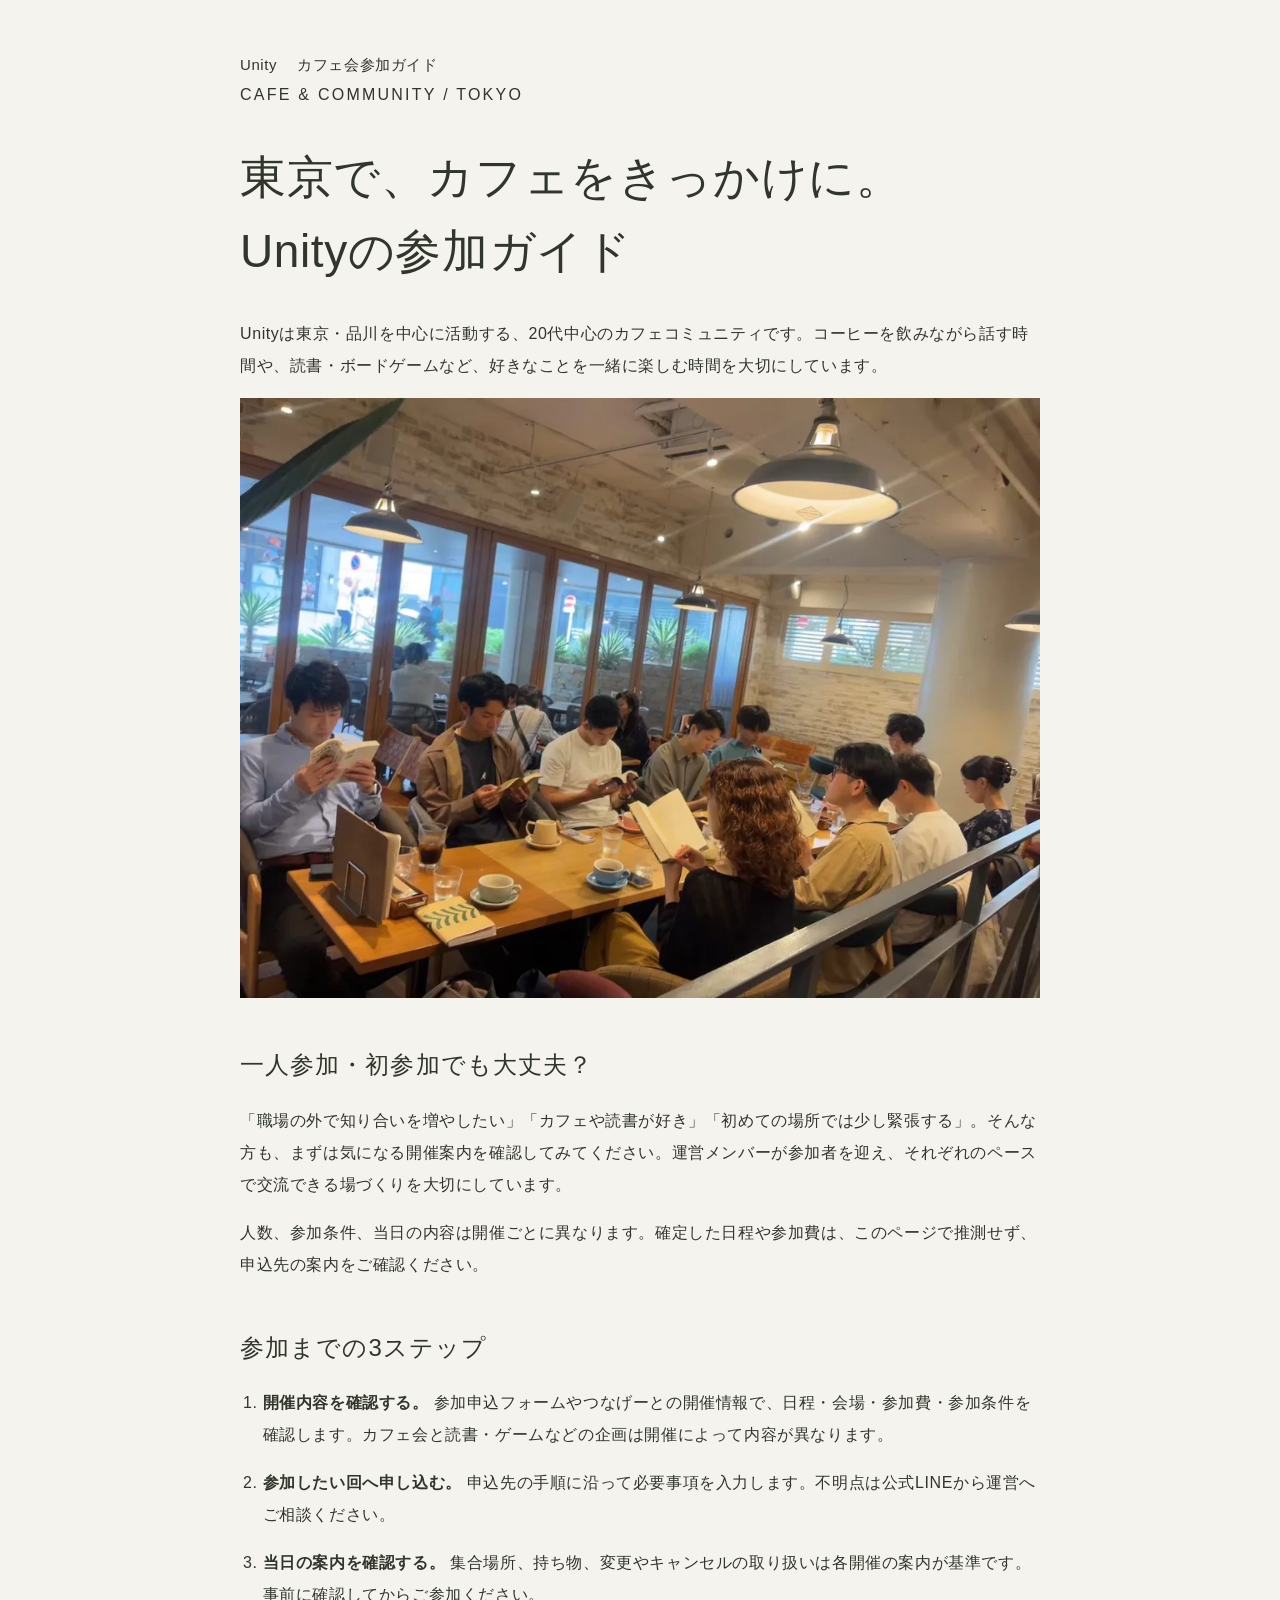
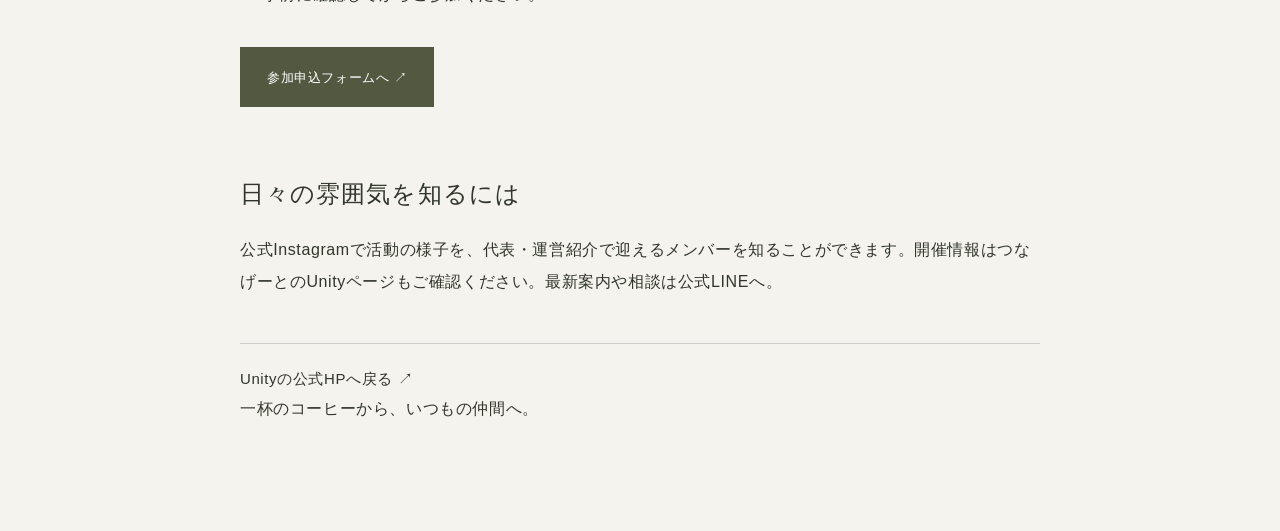
<file: cafe-community/index.html>
<!doctype html>
<html lang="ja"><head><meta charset="utf-8"><meta name="viewport" content="width=device-width,initial-scale=1"><title>東京の20代カフェ会・一人参加のガイド｜Unity</title><meta name="description" content="東京・品川を中心に活動するUnityのカフェ会参加ガイド。一人参加、初参加、日程・会場・参加費の確認、申込の流れを紹介します。"><link rel="canonical" href="https://nyokki519.github.io/unityHP/cafe-community/"><meta property="og:type" content="website"><meta property="og:title" content="Unityのカフェ会参加ガイド"><meta property="og:description" content="初めてでも、気軽に。東京・品川のカフェコミュニティUnityの参加案内。"><meta property="og:url" content="https://nyokki519.github.io/unityHP/cafe-community/"><meta property="og:image" content="https://nyokki519.github.io/unityHP/assets/images/ogp.jpg"><link rel="stylesheet" href="../style.css"><link rel="icon" href="../assets/images/unity-logo-396.webp" type="image/webp"><style>.guide{max-width:800px;padding-block:50px 90px}.guide h1{font-size:clamp(28px,5vw,46px);line-height:1.6;margin:30px 0}.guide h2{font-size:24px;margin:48px 0 20px}.guide p,.guide li{font-size:16px;line-height:2;margin-bottom:16px}.guide ol{padding-left:1.5em}.guide img{width:100%;height:auto;aspect-ratio:4/3;object-fit:cover}.guide nav{display:flex;gap:20px;flex-wrap:wrap}.guide .button{margin-block:20px}.guide footer{margin-top:45px;border-top:1px solid #ccc;padding-top:20px}</style><script type="application/ld+json">{"@context":"https://schema.org","@graph":[{"@type":"WebPage","@id":"https://nyokki519.github.io/unityHP/cafe-community/#webpage","url":"https://nyokki519.github.io/unityHP/cafe-community/","name":"東京の20代カフェ会・一人参加のガイド｜Unity","inLanguage":"ja","isPartOf":{"@id":"https://nyokki519.github.io/unityHP/#website"},"about":{"@id":"https://nyokki519.github.io/unityHP/#organization"}},{"@type":"BreadcrumbList","itemListElement":[{"@type":"ListItem","position":1,"name":"Unity","item":"https://nyokki519.github.io/unityHP/"},{"@type":"ListItem","position":2,"name":"カフェ会参加ガイド","item":"https://nyokki519.github.io/unityHP/cafe-community/"}]}]}</script></head><body><main class="container guide"><nav aria-label="パンくず"><a href="../">Unity</a><span aria-current="page">カフェ会参加ガイド</span></nav><p class="eyebrow">CAFE & COMMUNITY / TOKYO</p><h1>東京で、カフェをきっかけに。<br>Unityの参加ガイド</h1><p>Unityは東京・品川を中心に活動する、20代中心のカフェコミュニティです。コーヒーを飲みながら話す時間や、読書・ボードゲームなど、好きなことを一緒に楽しむ時間を大切にしています。</p><img src="../assets/images/gallery-1-960.webp" width="960" height="720" alt="カフェのテーブルを囲み、本を読むUnityの参加者たち" decoding="async"><h2>一人参加・初参加でも大丈夫？</h2><p>「職場の外で知り合いを増やしたい」「カフェや読書が好き」「初めての場所では少し緊張する」。そんな方も、まずは気になる開催案内を確認してみてください。運営メンバーが参加者を迎え、それぞれのペースで交流できる場づくりを大切にしています。</p><p>人数、参加条件、当日の内容は開催ごとに異なります。確定した日程や参加費は、このページで推測せず、申込先の案内をご確認ください。</p><h2>参加までの3ステップ</h2><ol><li><strong>開催内容を確認する。</strong> 参加申込フォームやつなげーとの開催情報で、日程・会場・参加費・参加条件を確認します。カフェ会と読書・ゲームなどの企画は開催によって内容が異なります。</li><li><strong>参加したい回へ申し込む。</strong> 申込先の手順に沿って必要事項を入力します。不明点は公式LINEから運営へご相談ください。</li><li><strong>当日の案内を確認する。</strong> 集合場所、持ち物、変更やキャンセルの取り扱いは各開催の案内が基準です。事前に確認してからご参加ください。</li></ol><a class="button" href="https://nyokki519.github.io/Unity_S/" target="_blank" rel="noopener noreferrer">参加申込フォームへ ↗</a><h2>日々の雰囲気を知るには</h2><p><a href="https://www.instagram.com/unity_up9/" target="_blank" rel="noopener noreferrer">公式Instagram</a>で活動の様子を、<a href="../#organizer">代表・運営紹介</a>で迎えるメンバーを知ることができます。開催情報は<a href="https://tunagate.com/circle/93279" target="_blank" rel="noopener noreferrer">つなげーとのUnityページ</a>もご確認ください。最新案内や相談は<a href="https://lin.ee/vRZi9Rf" target="_blank" rel="noopener noreferrer">公式LINE</a>へ。</p><footer><a href="../">Unityの公式HPへ戻る ↗</a><p>一杯のコーヒーから、いつもの仲間へ。</p></footer></main><script src="../growth-tracker.js" defer></script></body></html>
</file>
<file: style.css>
@font-face {
  font-family: Unity Serif;
  src: url("assets/fonts/cormorant-garamond-latin-500-normal.woff2")
    format("woff2");
  font-weight: 500;
  font-style: normal;
  font-display: swap;
}
@font-face {
  font-family: Unity Serif;
  src: url("assets/fonts/cormorant-garamond-latin-400-italic.woff2")
    format("woff2");
  font-weight: 400;
  font-style: italic;
  font-display: swap;
}
:root {
  --paper: #f5f3ed;
  --ink: #30362c;
  --olive: #525940;
  --muted: #676b60;
  --line: #d6d7cd;
  --serif: "Unity Serif", Georgia, serif;
  --space: clamp(80px, 9vw, 144px);
  --gutter: clamp(24px, 5.55vw, 80px);
}
* {
  box-sizing: border-box;
}
html {
  scroll-behavior: smooth;
  scroll-padding-top: 100px;
}
body {
  margin: 0;
  background: var(--paper);
  color: var(--ink);
  font-family:
    "Noto Sans JP", "Hiragino Kaku Gothic ProN", "Yu Gothic", Meiryo, sans-serif;
  font-size: 15px;
  line-height: 1.95;
  letter-spacing: 0.04em;
  -webkit-font-smoothing: antialiased;
}
body.lightbox-open {
  overflow: hidden;
}
h1,
h2,
h3,
h4,
p,
figure,
blockquote,
dl,
dd {
  margin: 0;
}
h1,
h2,
h3,
h4 {
  font-weight: 500;
}
h2 {
  font-size: clamp(30px, 3.5vw, 50px);
  line-height: 1.6;
  letter-spacing: 0.045em;
}
h3 {
  line-height: 1.6;
}
a {
  color: inherit;
  text-decoration: none;
}
a,
button,
summary {
  -webkit-tap-highlight-color: transparent;
}
button {
  font: inherit;
  color: inherit;
}
button,
summary {
  cursor: pointer;
}
img {
  display: block;
  width: 100%;
  height: 100%;
  object-fit: cover;
  object-position: var(--photo-position, 50% 50%);
}
[hidden] {
  display: none !important;
}
:focus-visible {
  outline: 2px solid #8e7754;
  outline-offset: 6px;
}
::selection {
  background: #d6ddbd;
  color: var(--ink);
}
.container {
  width: calc(100% - var(--gutter) * 2);
  max-width: 1280px;
  margin-inline: auto;
}
.section {
  padding-block: var(--space);
}
.eyebrow {
  font-family: Arial, sans-serif;
  font-size: 11px;
  font-weight: 500;
  line-height: 1.5;
  letter-spacing: 0.14em;
  margin-bottom: 26px;
}
.section-heading {
  display: flex;
  align-items: flex-end;
  justify-content: space-between;
  gap: 40px;
  margin-bottom: 32px;
}
.section-heading > p {
  font-size: 13px;
  line-height: 2;
}
.section-lead {
  font-size: 14px;
  margin-bottom: 50px;
}
.photo-frame {
  position: relative;
  overflow: hidden;
  background: #e5e5dc;
}
.photo-missing {
  display: grid;
  place-items: center;
  height: 100%;
  font-family: var(--serif);
  font-size: clamp(50px, 8vw, 110px);
  color: var(--olive);
}
.text-link {
  display: inline-flex;
  justify-content: space-between;
  align-items: center;
  gap: 34px;
  min-height: 44px;
  border-bottom: 1px solid currentColor;
  font-size: 13px;
  transition: opacity 0.2s;
}
.text-link:hover {
  opacity: 0.65;
}
.text-link span,
.button span {
  font-family: Arial, sans-serif;
  font-size: 20px;
}
.button {
  display: inline-flex;
  align-items: center;
  justify-content: space-between;
  gap: 50px;
  min-height: 60px;
  padding: 16px 26px;
  background: var(--olive);
  color: white;
  border: 1px solid var(--olive);
  font-size: 13px;
  transition:
    background 0.2s,
    color 0.2s;
}
.button:hover {
  background: var(--ink);
  border-color: var(--ink);
}
.skip-link {
  position: fixed;
  top: 0;
  left: 20px;
  z-index: 100;
  background: var(--paper);
  padding: 12px 18px;
  transform: translateY(-130%);
}
.skip-link:focus {
  transform: none;
}
/* A photographic cover, followed by quiet editorial pages. */
.site-header {
  position: fixed;
  inset: 0 0 auto;
  z-index: 30;
  display: flex;
  align-items: center;
  justify-content: space-between;
  padding: 20px var(--gutter);
  height: 90px;
  color: white;
  border-bottom: 1px solid #ffffff35;
  transition:
    background 0.25s,
    color 0.25s,
    height 0.25s;
}
.site-header.scrolled {
  background: var(--paper);
  color: var(--ink);
  height: 76px;
  border-color: var(--line);
}
.wordmark {
  display: flex;
  align-items: center;
  gap: 18px;
  font-family: var(--serif);
  font-size: 44px;
  letter-spacing: -0.06em;
  line-height: 1;
}
.wordmark-note {
  font-family: Arial, sans-serif;
  font-size: 9px;
  letter-spacing: 0.1em;
  line-height: 1.6;
  max-width: 90px;
}
.site-header #navigation {
  display: flex;
  align-items: center;
  gap: 23px;
  font-size: 11px;
  letter-spacing: 0.03em;
}
.site-header #navigation > a:not(.button) {
  display: flex;
  align-items: center;
  min-height: 44px;
}
.site-header #navigation > a:hover {
  text-decoration: underline;
  text-underline-offset: 6px;
}
.nav-cta {
  display: none;
}
.menu-toggle {
  display: none;
}
.hero {
  height: min(950px, 100svh);
  min-height: 760px;
  position: relative;
  color: white;
  isolation: isolate;
}
.hero-visual,
.hero-photo {
  position: absolute;
  inset: 0;
}
.hero-visual {
  z-index: -2;
}
.hero-photo:after {
  content: "";
  position: absolute;
  inset: 0;
  background: linear-gradient(
    180deg,
    #10150e40 0%,
    transparent 40%,
    #10150e99 100%
  );
}
.hero-photo img {
  object-position: 50% 52%;
}
.hero-masthead {
  position: absolute;
  left: calc(var(--gutter) - 8px);
  top: 104px;
  font-family: var(--serif);
  font-size: clamp(150px, 18vw, 270px);
  line-height: 0.87;
  letter-spacing: -0.075em;
}
.hero-kicker {
  position: absolute;
  right: var(--gutter);
  top: 127px;
  font:
    10px/1.8 Arial,
    sans-serif;
  letter-spacing: 0.15em;
  text-align: right;
}
.hero-kicker span {
  display: block;
}
.hero-copy {
  position: absolute;
  inset: auto var(--gutter) 116px;
  display: grid;
  grid-template-columns: 1fr 340px;
  gap: 40px;
  align-items: end;
}
.hero-copy .eyebrow {
  font-family: inherit;
  font-size: 12px;
  letter-spacing: 0.12em;
  margin-bottom: 22px;
}
.hero h1 {
  font-size: clamp(36px, 4.15vw, 60px);
  line-height: 1.5;
  letter-spacing: 0.08em;
}
.hero h1 span {
  display: block;
}
.hero-description {
  font-size: 14px;
  line-height: 2.1;
}
.hero-actions {
  display: flex;
  flex-direction: column;
  align-items: stretch;
  gap: 16px;
  margin-top: 26px;
}
.hero-actions .button {
  background: var(--paper);
  border-color: var(--paper);
  color: var(--ink);
}
.hero-actions .button:hover {
  background: #dddccf;
}
.hero-actions .text-link {
  align-self: flex-start;
  min-height: 36px;
  font-size: 11px;
  gap: 56px;
}
.hero-scroll {
  position: absolute;
  bottom: 30px;
  left: var(--gutter);
  right: var(--gutter);
  display: flex;
  justify-content: space-between;
  border-top: 1px solid #ffffff55;
  padding-top: 18px;
  font:
    10px Arial,
    sans-serif;
  letter-spacing: 0.15em;
}
.hero-scroll span {
  font-size: 18px;
}
.brand-strip {
  padding: 24px var(--gutter);
  display: flex;
  align-items: center;
  justify-content: space-between;
  gap: 24px;
  border-bottom: 1px solid var(--line);
}
.brand-strip p {
  font-family: var(--serif);
  font-size: 31px;
  letter-spacing: -0.025em;
  line-height: 1.2;
}
.brand-strip p span {
  font-style: italic;
}
.brand-strip > span {
  font-size: 11px;
}
.brand-strip .strip-location {
  font:
    10px Arial,
    sans-serif;
  letter-spacing: 0.13em;
}
.intro {
  display: grid;
  grid-template-columns: 1.2fr 0.8fr;
  gap: 8%;
  padding-block: 160px;
}
.intro h2 {
  font-size: clamp(32px, 3.9vw, 56px);
}
.intro-story {
  margin-top: 48px;
  margin-left: 15%;
  font-size: 14px;
  line-height: 2.25;
}
.intro-story p + p {
  margin-top: 24px;
}
.intro-story .text-link {
  margin-top: 28px;
}
.intro-visual {
  padding-top: 70px;
}
.intro-photo {
  aspect-ratio: 3/4;
}
.intro-visual figcaption {
  font-size: 11px;
  margin-top: 14px;
}
.experience {
  background: #333e32;
  color: var(--paper);
}
.experience-editorial {
  display: grid;
  grid-template-columns: repeat(12, minmax(0, 1fr));
  column-gap: 32px;
  row-gap: 70px;
}
.experience-heading {
  grid-column: 1/6;
  grid-row: 1;
}
.experience-heading h2 {
  font-size: clamp(36px, 4.2vw, 60px);
}
.experience-heading > p:last-child {
  margin-top: 32px;
  font-size: 13px;
  line-height: 2.2;
}
.experience-image-main {
  grid-column: 6/13;
  grid-row: 1;
  align-self: start;
  margin-top: 60px;
}
.experience-image-main .experience-photo {
  aspect-ratio: 4/3;
}
.experience-image-main > p,
.experience-image-small > p {
  font-size: 11px;
  margin-top: 15px;
}
.experience-image-small {
  grid-column: 1/5;
  grid-row: 2;
  margin-top: -100px;
  align-self: start;
}
.experience-image-small .experience-photo {
  aspect-ratio: 4/5;
}
.experience-chapters {
  grid-column: 6/13;
  grid-row: 2;
  margin-top: -10px;
}
.experience-chapters article {
  display: flex;
  align-items: center;
  gap: 30px;
  border-top: 1px solid #f5f3ed44;
  padding: 24px 0;
}
.experience-chapters article > span {
  font:
    11px Arial,
    sans-serif;
}
.experience-chapters h3 {
  font-family: var(--serif);
  font-size: clamp(54px, 6vw, 86px);
  line-height: 1;
  letter-spacing: -0.04em;
}
.experience-chapters article:nth-child(2) h3 {
  font-style: italic;
  font-weight: 400;
}
.experience-chapters p {
  font-size: 12px;
  margin-top: 12px;
}
.events {
  padding-bottom: 90px;
}
.event-grid {
  counter-reset: events;
}
.event-card {
  position: relative;
  display: grid;
  grid-template-columns: 32% 1fr;
  grid-template-rows: auto auto auto auto 1fr;
  column-gap: 7%;
  border-top: 1px solid var(--line);
  padding: 32px 0;
}
.event-photo {
  grid-row: 1/6;
  grid-column: 1;
  aspect-ratio: 4/3;
}
.event-category {
  grid-column: 2;
  display: flex;
  align-items: center;
  justify-content: space-between;
  font:
    10px/1.5 Arial,
    sans-serif;
  letter-spacing: 0.12em;
  padding-top: 4px;
}
.event-category span:last-child {
  font-family: inherit;
  color: var(--muted);
  letter-spacing: 0.03em;
}
.event-card h3 {
  grid-column: 2;
  font-size: 25px;
  margin-top: 15px;
}
.event-meta {
  grid-column: 2;
  display: flex;
  flex-wrap: wrap;
  gap: 5px 20px;
  font-size: 12px;
  margin-top: 12px;
  color: var(--muted);
}
.event-card > p {
  grid-column: 2;
  font-size: 13px;
  margin-top: 12px;
  max-width: 580px;
}
.event-card > .text-link {
  grid-column: 2;
  justify-self: start;
  align-self: end;
  margin-top: 20px;
}
.event-note {
  border-top: 1px solid var(--line);
  padding-top: 24px;
  font-size: 11px;
  color: var(--muted);
}
.event-types {
  display: flex;
  flex-wrap: wrap;
  justify-content: center;
  gap: 14px;
  margin-top: 70px;
  font:
    11px/1.8 Arial,
    sans-serif;
  letter-spacing: 0.08em;
}
.event-types span {
  color: #999d90;
}
.scenes {
  background: #ebece3;
}
.gallery-grid {
  display: grid;
  grid-template-columns: repeat(12, minmax(0, 1fr));
  gap: 48px 36px;
  margin-top: 60px;
}
.gallery-item {
  grid-column: span 6;
  min-width: 0;
}
.gallery-item:first-child {
  grid-column: 1/13;
}
.gallery-item:nth-child(2) {
  grid-column: 1/6;
}
.gallery-item:nth-child(3) {
  grid-column: 7/13;
  margin-top: 48px;
}
.gallery-photo {
  aspect-ratio: 4/3;
}
.gallery-item:first-child .gallery-photo {
  aspect-ratio: 2/1;
}
.gallery-item.portrait .gallery-photo {
  aspect-ratio: 3/4;
}
.gallery-open {
  display: block;
  position: relative;
  width: 100%;
  padding: 0;
  border: 0;
  background: none;
  text-align: left;
}
.gallery-open:after {
  content: "↗";
  position: absolute;
  right: 16px;
  bottom: 16px;
  display: grid;
  place-items: center;
  width: 44px;
  height: 44px;
  background: var(--paper);
  color: var(--ink);
  font:
    22px Arial,
    sans-serif;
  border-radius: 50%;
  transition: transform 0.25s;
}
.gallery-open:hover:after {
  transform: rotate(45deg);
}
.gallery-open img {
  transition: transform 0.5s;
}
.gallery-open:hover img {
  transform: scale(1.025);
}
.gallery-item figcaption {
  display: flex;
  justify-content: space-between;
  gap: 20px;
  padding-top: 14px;
  font-size: 12px;
}
.gallery-item figcaption > span {
  font:
    10px/2 Arial,
    sans-serif;
}
.scenes-footer {
  display: flex;
  align-items: center;
  justify-content: space-between;
  gap: 24px;
  border-top: 1px solid #c9ccbf;
  margin-top: 64px;
  padding-top: 25px;
}
.scenes-footer > span {
  font: italic 400 29px/1.3 var(--serif);
  letter-spacing: -0.015em;
}
.gallery-dialog {
  width: 100%;
  max-width: none;
  height: 100%;
  max-height: none;
  inset: 0;
  margin: 0;
  padding: 32px;
  background: #20271ffc;
  color: var(--paper);
  border: 0;
}
.gallery-dialog::backdrop {
  background: #20271f;
}
.lightbox-bar {
  display: flex;
  justify-content: space-between;
  align-items: center;
  height: 44px;
  font:
    12px Arial,
    sans-serif;
  letter-spacing: 0.08em;
}
.lightbox-close,
.lightbox-arrow {
  border: 1px solid #f5f3ed66;
  background: transparent;
  color: var(--paper);
  min-width: 48px;
  min-height: 48px;
  font-size: 24px;
  display: grid;
  place-items: center;
}
.lightbox-layout {
  display: grid;
  grid-template-columns: 48px minmax(0, 1fr) 48px;
  gap: 24px;
  align-items: center;
  height: calc(100% - 100px);
  margin-top: 20px;
}
.lightbox-image {
  width: 100%;
  height: 100%;
  object-fit: contain;
  min-height: 0;
}
.lightbox-caption {
  font-size: 13px;
  text-align: center;
  margin-top: 16px;
}
.values {
  display: grid;
  grid-template-columns: 0.95fr 1.05fr;
  gap: 8%;
}
.values-title > p:last-child {
  font-size: 13px;
  line-height: 2.2;
  margin-top: 30px;
}
.values-list,
.first-guide ol {
  list-style: none;
  margin: 0;
  padding: 0;
}
.values-list li {
  display: flex;
  gap: 25px;
  padding: 25px 0;
  border-top: 1px solid var(--line);
}
.values-list li > span {
  font:
    11px/2 Arial,
    sans-serif;
  padding-top: 4px;
}
.values-list h3 {
  font-size: 19px;
}
.values-list p {
  font-size: 12px;
  color: var(--muted);
  margin-top: 9px;
}
.first-time {
  background: #e8e5db;
}
.first-grid {
  display: grid;
  grid-template-columns: 1.1fr 1fr;
  gap: 10%;
}
.first-grid h2 {
  font-size: clamp(30px, 3.25vw, 46px);
}
.first-grid > div > p:not(.eyebrow) {
  font-size: 13px;
  margin-top: 24px;
  line-height: 2.2;
}
.first-grid .button {
  margin-top: 32px;
}
.guide-heading {
  font-size: 14px;
  margin-bottom: 24px;
}
.first-guide ol {
  margin-top: 25px;
}
.first-guide li {
  display: flex;
  gap: 26px;
  border-top: 1px solid #c9c8bb;
  padding: 30px 0;
}
.first-guide li > span {
  font-family: var(--serif);
  font-size: 38px;
  line-height: 1;
}
.first-guide h3 {
  font-size: 17px;
}
.first-guide li p {
  font-size: 12px;
  margin-top: 9px;
}
.first-guide > .text-link {
  margin-top: 12px;
}
.community {
  padding-bottom: 100px;
}
.community-stage {
  position: relative;
  isolation: isolate;
}
.community-visual {
  aspect-ratio: 2.05/1;
}
.community-visual:after {
  content: "";
  position: absolute;
  inset: 0;
  background: linear-gradient(transparent 25%, #161c1480);
}
.community-stage h2 {
  position: absolute;
  bottom: 40px;
  left: 45px;
  color: white;
  font-size: clamp(32px, 4.5vw, 64px);
  line-height: 1.55;
}
.community-story {
  display: grid;
  grid-template-columns: 1fr 1fr;
  gap: 8%;
  padding: 48px 0 0;
}
.serif-note {
  font: italic 400 clamp(34px, 4vw, 55px)/1.3 var(--serif);
  letter-spacing: -0.03em;
}
.community-story > div {
  font-size: 14px;
  line-height: 2.2;
}
.community-story > div p + p {
  margin-top: 22px;
}
/* Every member portrait uses its original circular presentation. */
.people {
  background: #efede5;
}
.people-heading {
  padding-bottom: 60px;
  margin-bottom: 60px;
  border-bottom: 1px solid var(--line);
}
.message-grid {
  display: grid;
  grid-template-columns: 1fr 1.08fr;
  gap: 10%;
  align-items: center;
}
.representative-visual {
  width: 100%;
  max-width: 440px;
  justify-self: center;
}
.representative-photo {
  aspect-ratio: 1;
  border-radius: 50%;
  width: 100%;
}
.representative-visual figcaption {
  margin-top: 24px;
  text-align: center;
  font:
    10px/2 Arial,
    sans-serif;
  letter-spacing: 0.07em;
}
.representative-visual figcaption span {
  display: block;
  font-family: inherit;
  font-size: 11px;
  letter-spacing: 0.03em;
}
.representative-heading {
  white-space: pre-line;
  font-size: clamp(25px, 2.6vw, 38px);
  line-height: 1.8;
}
.representative-message {
  font-size: 14px;
  margin-top: 26px;
  line-height: 2.2;
}
.representative-profile {
  border-top: 1px solid var(--line);
  padding-top: 25px;
  margin-top: 28px;
}
.representative-name {
  font-size: 21px;
}
.profile-label {
  font-size: 10px;
  color: var(--muted);
  margin-top: 13px;
}
.representative-hobby {
  font-size: 12px;
  margin-top: 4px;
}
.people-message {
  display: grid;
  grid-template-columns: 1fr 2fr;
  gap: 10%;
  padding: 75px 0;
  border-top: 1px solid var(--line);
  border-bottom: 1px solid var(--line);
  margin-top: 90px;
}
.people-message > div {
  display: grid;
  grid-template-columns: 1fr 1fr;
  gap: 45px;
}
.people-message h3 {
  font-size: 25px;
}
.people-message > div > p {
  font-size: 12px;
  line-height: 2.2;
}
.hosts-heading {
  display: flex;
  justify-content: space-between;
  align-items: center;
  gap: 20px;
  margin: 70px 0 45px;
}
.hosts-heading h3 {
  font-size: 25px;
}
.hosts-heading > span {
  font:
    10px Arial,
    sans-serif;
  letter-spacing: 0.1em;
}
.hosts-grid {
  display: grid;
  grid-template-columns: repeat(4, minmax(0, 1fr));
  gap: 35px;
}
.host {
  min-width: 0;
}
.host-photo {
  aspect-ratio: 1;
  border-radius: 50%;
  width: 82%;
  margin: auto;
  background: #deded0;
}
.host-role {
  display: flex;
  justify-content: space-between;
  border-top: 1px solid #c9cabd;
  padding-top: 16px;
  margin-top: 28px;
  font-size: 10px;
  color: var(--muted);
}
.host-role > span {
  font-family: Arial, sans-serif;
}
.host-name {
  font-size: 24px;
  margin-top: 6px;
}
.host-message {
  font-size: 12px;
  margin-top: 17px;
  line-height: 2.05;
  min-height: 100px;
}
.host-details {
  margin-top: 12px;
  border-top: 1px solid #d1d2c7;
}
.host-details summary {
  min-height: 44px;
  display: flex;
  align-items: center;
  justify-content: space-between;
  font-size: 11px;
  list-style: none;
}
.host-details summary:after {
  content: "+";
  font:
    20px Arial,
    sans-serif;
}
.host-details[open] summary:after {
  content: "−";
}
.host-details summary::-webkit-details-marker {
  display: none;
}
.host-hobby {
  font-size: 12px;
  padding: 0 0 15px;
}
.voices-heading {
  margin-top: 100px;
}
.voices-heading h3 {
  font-size: 27px;
}
.voices-heading .eyebrow {
  margin-bottom: 20px;
}
.voice-grid {
  display: grid;
  grid-template-columns: repeat(3, minmax(0, 1fr));
  gap: 40px;
  margin-top: 40px;
}
.voice-grid figure {
  padding-top: 24px;
  border-top: 1px solid var(--line);
}
.voice-grid blockquote {
  font-size: 13px;
  line-height: 2.2;
}
.voice-grid figcaption {
  display: flex;
  gap: 16px;
  align-items: center;
  margin-top: 24px;
  font-size: 12px;
}
.voice-grid figcaption span {
  font-size: 10px;
  color: var(--muted);
}
.activity {
  padding-top: 65px;
}
.activity dl {
  display: grid;
  grid-template-columns: repeat(4, 1fr);
  gap: 28px;
  padding-bottom: 35px;
  border-bottom: 1px solid var(--line);
}
.activity dt {
  font-size: 10px;
  color: var(--muted);
  margin-bottom: 12px;
}
.activity dd {
  font-size: 17px;
}
.small {
  font-size: 10px;
  color: var(--muted);
  margin-top: 18px;
}
.faq {
  display: grid;
  grid-template-columns: 0.9fr 1.1fr;
  gap: 7%;
}
.faq-list details {
  border-top: 1px solid var(--line);
}
.faq-list details:last-child {
  border-bottom: 1px solid var(--line);
}
.faq-list summary {
  display: flex;
  align-items: center;
  justify-content: space-between;
  gap: 24px;
  padding: 24px 0;
  min-height: 70px;
  font-size: 14px;
  list-style: none;
}
.faq-list summary:after {
  content: "+";
  font:
    23px Arial,
    sans-serif;
  flex-shrink: 0;
}
.faq-list details[open] summary:after {
  content: "−";
}
.faq-list summary::-webkit-details-marker {
  display: none;
}
.faq-list details > p {
  font-size: 13px;
  padding: 0 35px 26px 0;
  line-height: 2.2;
}
.instagram {
  display: flex;
  justify-content: space-between;
  gap: 40px;
  align-items: center;
  border-top: 1px solid var(--line);
  padding-block: 55px 90px;
}
.instagram h2 {
  font-size: 30px;
}
.instagram p:not(.eyebrow) {
  font-size: 12px;
  line-height: 2;
  margin-top: 20px;
}
.instagram .eyebrow {
  margin-bottom: 20px;
}
.social-links {
  display: flex;
  flex-direction: column;
  min-width: 270px;
  gap: 24px;
}
.social-links a {
  font-size: 18px;
  min-height: 60px;
}
.social-links .line-link {
  font-size: 16px;
}
.join {
  background: #e3e5d6;
  padding-bottom: 50px;
}
.join h2 {
  font-size: clamp(32px, 5.1vw, 73px);
  line-height: 1.55;
}
.join-bottom {
  display: flex;
  align-items: center;
  justify-content: space-between;
  gap: 40px;
  margin-top: 48px;
}
.join-bottom p {
  font-size: 13px;
}
.join-bottom .button {
  min-width: 280px;
}
.join-signature {
  font: italic 400 clamp(65px, 10.6vw, 152px)/1.1 var(--serif);
  letter-spacing: -0.035em;
  color: var(--olive);
  border-top: 1px solid #b9c0a5;
  margin-top: 70px;
  padding-top: 35px;
}
.site-footer {
  display: grid;
  grid-template-columns: 1fr 1.1fr auto auto;
  gap: 40px;
  align-items: center;
  padding-block: 48px;
}
.site-footer .wordmark {
  font-size: 45px;
}
.site-footer > p {
  font-size: 11px;
}
.site-footer > a:not(.wordmark),
.site-footer small {
  font:
    10px/1.5 Arial,
    sans-serif;
}
noscript {
  display: block;
  padding: 40px var(--gutter);
  font-size: 14px;
}
@media (min-width: 1600px) {
  .hero-copy,
  .hero-scroll {
    max-width: 1280px;
    margin-inline: auto;
  }
  .hero-masthead {
    left: calc((100% - 1280px) / 2 - 8px);
  }
}
@media (max-width: 1100px) {
  .site-header #navigation {
    gap: 14px;
    font-size: 10px;
  }
  .wordmark-note {
    display: none;
  }
  .hero-copy {
    grid-template-columns: 1fr 280px;
  }
  .intro {
    padding-block: 115px;
  }
  .people-message {
    grid-template-columns: 1fr 3fr;
    gap: 5%;
  }
  .people-message > div {
    gap: 24px;
  }
  .hosts-grid {
    gap: 24px;
  }
  .host-photo {
    width: 90%;
  }
  .host-message {
    min-height: 125px;
  }
  .site-footer {
    gap: 24px;
  }
}
@media (max-width: 900px) {
  .site-header {
    height: 78px;
    padding-block: 16px;
  }
  .site-header.scrolled {
    height: 70px;
  }
  .wordmark {
    font-size: 40px;
  }
  .wordmark-note {
    display: block;
    font-size: 8px;
  }
  .menu-toggle {
    display: flex;
    flex-direction: column;
    justify-content: center;
    gap: 7px;
    width: 48px;
    height: 48px;
    padding: 10px;
    border: 0;
    background: transparent;
    color: inherit;
    z-index: 2;
  }
  .menu-toggle span {
    display: block;
    width: 28px;
    height: 1px;
    background: currentColor;
    transition: transform 0.2s;
  }
  .menu-toggle[aria-expanded="true"] span:first-child {
    transform: translateY(4px) rotate(45deg);
  }
  .menu-toggle[aria-expanded="true"] span:last-child {
    transform: translateY(-4px) rotate(-45deg);
  }
  .site-header:has(.open) {
    background: var(--paper);
    color: var(--ink);
  }
  .site-header #navigation {
    display: none;
    position: absolute;
    top: 100%;
    left: 0;
    right: 0;
    background: var(--paper);
    color: var(--ink);
    padding: 22px var(--gutter) 36px;
    border-bottom: 1px solid var(--line);
    font-size: 14px;
    gap: 0;
    max-height: calc(100svh - 78px);
    overflow: auto;
  }
  .site-header #navigation.open {
    display: flex;
    flex-direction: column;
    align-items: stretch;
  }
  .site-header #navigation > a:not(.button) {
    padding: 10px 0;
    min-height: 53px;
    border-top: 1px solid var(--line);
  }
  .site-header #navigation .nav-cta {
    display: flex;
    margin-top: 20px;
  }
  .hero {
    height: 90svh;
    min-height: 730px;
  }
  .hero-masthead {
    font-size: 180px;
    top: 120px;
  }
  .hero-copy {
    grid-template-columns: 1fr 240px;
    gap: 24px;
    bottom: 110px;
  }
  .hero h1 {
    font-size: 36px;
  }
  .hero-description {
    font-size: 12px;
  }
  .hero-actions .button {
    gap: 24px;
  }
  .hero-kicker {
    top: 126px;
  }
  .brand-strip .strip-location {
    display: none;
  }
  .brand-strip > span {
    font-size: 10px;
  }
  .intro {
    gap: 6%;
    grid-template-columns: 1.12fr 0.88fr;
  }
  .intro h2 {
    font-size: 32px;
  }
  .intro-story {
    margin-left: 0;
    font-size: 14px;
  }
  .experience-editorial {
    column-gap: 22px;
  }
  .experience-heading h2 {
    font-size: 36px;
  }
  .experience-image-main {
    margin-top: 45px;
  }
  .experience-image-small {
    margin-top: -10px;
  }
  .experience-chapters h3 {
    font-size: 62px;
  }
  .experience-chapters article {
    gap: 20px;
  }
  .event-card {
    column-gap: 5%;
    grid-template-columns: 36% 1fr;
  }
  .event-card h3 {
    font-size: 21px;
  }
  .event-photo {
    height: 100%;
    min-height: 240px;
  }
  .event-card > p {
    font-size: 12px;
  }
  .section-heading {
    gap: 25px;
  }
  .section-heading > p {
    font-size: 11px;
  }
  .gallery-grid {
    gap: 45px 25px;
  }
  .gallery-item:nth-child(3) {
    margin-top: 90px;
  }
  .scenes-footer > span {
    font-size: 23px;
  }
  .scenes-footer .text-link {
    font-size: 11px;
    gap: 15px;
  }
  .values,
  .first-grid {
    gap: 6%;
    grid-template-columns: 1fr 1fr;
  }
  .values-title h2 {
    font-size: 29px;
  }
  .values-list h3 {
    font-size: 16px;
  }
  .values-list li {
    gap: 18px;
  }
  .first-grid h2 {
    font-size: 28px;
  }
  .first-guide h3 {
    font-size: 15px;
  }
  .first-guide li {
    gap: 17px;
  }
  .community-stage h2 {
    left: 30px;
    bottom: 28px;
    font-size: 40px;
  }
  .community-story {
    gap: 6%;
  }
  .community-story > div {
    font-size: 12px;
  }
  .message-grid {
    gap: 7%;
  }
  .representative-heading {
    font-size: 25px;
  }
  .representative-message {
    font-size: 13px;
  }
  .people-heading {
    padding-bottom: 40px;
    margin-bottom: 45px;
  }
  .people-message {
    grid-template-columns: 1fr;
    gap: 20px;
    padding-block: 45px;
    margin-top: 60px;
  }
  .people-message .eyebrow {
    margin: 0;
  }
  .people-message > div {
    gap: 40px;
  }
  .hosts-grid {
    grid-template-columns: repeat(2, minmax(0, 1fr));
    gap: 55px 50px;
  }
  .host-photo {
    width: 72%;
  }
  .host-message {
    min-height: 0;
  }
  .voice-grid {
    grid-template-columns: repeat(2, minmax(0, 1fr));
    gap: 36px;
  }
  .activity dl {
    grid-template-columns: repeat(2, 1fr);
    gap: 30px;
  }
  .faq {
    gap: 6%;
  }
  .faq-list summary {
    font-size: 13px;
  }
  .instagram h2 {
    font-size: 26px;
  }
  .social-links {
    min-width: 230px;
  }
  .site-footer {
    grid-template-columns: 1fr auto;
  }
  .site-footer > p {
    grid-column: 1;
    grid-row: 2;
  }
  .site-footer small {
    text-align: right;
  }
}
@media (max-width: 600px) {
  :root {
    --gutter: 24px;
    --space: 80px;
  }
  body {
    font-size: 14px;
  }
  html {
    scroll-padding-top: 85px;
  }
  h2 {
    font-size: 29px;
    line-height: 1.65;
  }
  .eyebrow {
    font-size: 10px;
    margin-bottom: 22px;
  }
  .section-heading {
    display: block;
    margin-bottom: 28px;
  }
  .section-heading > p {
    margin-top: 23px;
    font-size: 12px;
  }
  .section-heading > .text-link {
    margin-top: 23px;
  }
  .hero {
    height: 94svh;
    min-height: 760px;
    max-height: 1000px;
  }
  .hero-masthead {
    top: 132px;
    left: 20px;
    font-size: 158px;
  }
  .hero-kicker {
    top: 97px;
    font-size: 8px;
    left: var(--gutter);
    right: var(--gutter);
    display: flex;
    justify-content: space-between;
    text-align: left;
  }
  .hero-copy {
    bottom: 88px;
    display: block;
    inset-inline: var(--gutter);
  }
  .hero h1 {
    font-size: 33px;
    line-height: 1.6;
    letter-spacing: 0.06em;
  }
  .hero-copy .eyebrow {
    font-size: 10px;
    margin-bottom: 16px;
  }
  .hero-invitation {
    margin-top: 26px;
  }
  .hero-description {
    font-size: 12px;
    line-height: 1.9;
  }
  .hero-actions {
    margin-top: 22px;
    flex-direction: row;
    align-items: center;
    gap: 22px;
  }
  .hero-actions .button {
    padding: 13px 18px;
    min-height: 56px;
    gap: 27px;
    font-size: 12px;
  }
  .hero-actions .text-link {
    font-size: 10px;
    gap: 12px;
    align-self: center;
    min-height: 44px;
  }
  .hero-scroll {
    bottom: 24px;
    padding-top: 15px;
    font-size: 9px;
  }
  .hero-photo img {
    object-position: var(--photo-mobile-position, 47% 50%);
  }
  .brand-strip {
    display: block;
    padding-block: 23px;
  }
  .brand-strip p {
    font-size: 31px;
  }
  .brand-strip > span {
    display: block;
    font-size: 10px;
    margin-top: 12px;
  }
  .brand-strip .strip-location {
    display: none;
  }
  .intro {
    grid-template-columns: 1fr;
    gap: 44px;
    padding-block: 90px;
  }
  .intro h2 {
    font-size: 31px;
  }
  .intro-story {
    margin: 30px 0 0 25px;
    font-size: 13px;
    line-height: 2.2;
  }
  .intro-story p + p {
    margin-top: 24px;
  }
  .intro-story .text-link {
    margin-top: 18px;
  }
  .intro-visual {
    padding: 0;
    margin-left: 24px;
  }
  .intro-photo {
    aspect-ratio: 4/5;
  }
  .intro-visual figcaption {
    font-size: 10px;
  }
  .experience-editorial {
    display: flex;
    flex-direction: column;
    gap: 38px;
  }
  .experience-heading h2 {
    font-size: 35px;
  }
  .experience-heading > p:last-child {
    font-size: 12px;
    margin-top: 23px;
  }
  .experience-image-main {
    margin: 0;
  }
  .experience-image-main .experience-photo {
    aspect-ratio: 4/3;
  }
  .experience-image-main > p,
  .experience-image-small > p {
    font-size: 10px;
    margin-top: 12px;
  }
  .experience-chapters {
    margin: 0;
    order: 2;
  }
  .experience-chapters article {
    padding: 21px 0;
    gap: 22px;
  }
  .experience-chapters h3 {
    font-size: 67px;
  }
  .experience-chapters p {
    font-size: 11px;
    margin-top: 10px;
  }
  .experience-image-small {
    margin: 0 0 0 12%;
    order: 3;
  }
  .experience-image-small .experience-photo {
    aspect-ratio: 4/5;
  }
  .events {
    padding-bottom: 70px;
  }
  .section-lead {
    font-size: 12px;
    line-height: 2.1;
    margin-bottom: 30px;
  }
  .event-card {
    grid-template-columns: 1fr;
    gap: 0;
    padding: 25px 0 35px;
  }
  .event-photo {
    grid-row: 1;
    grid-column: 1;
    height: auto;
    min-height: 0;
    aspect-ratio: 16/10;
  }
  .event-category {
    grid-column: 1;
    margin-top: 21px;
    padding: 0;
  }
  .event-card h3 {
    grid-column: 1;
    font-size: 22px;
    margin-top: 13px;
  }
  .event-meta {
    grid-column: 1;
    font-size: 11px;
    margin-top: 12px;
  }
  .event-card > p {
    grid-column: 1;
    font-size: 12px;
    margin-top: 13px;
    line-height: 2;
  }
  .event-card > .text-link {
    grid-column: 1;
    margin-top: 17px;
    font-size: 12px;
  }
  .event-note {
    font-size: 10px;
    line-height: 2;
  }
  .event-types {
    font-size: 9px;
    gap: 8px;
    margin-top: 40px;
  }
  .gallery-grid {
    grid-template-columns: repeat(2, minmax(0, 1fr));
    gap: 38px 16px;
    margin-top: 40px;
  }
  .gallery-item,
  .gallery-item:first-child,
  .gallery-item:nth-child(2),
  .gallery-item:nth-child(3) {
    grid-column: 1/3;
    margin: 0;
  }
  .gallery-item:first-child .gallery-photo {
    aspect-ratio: 4/3;
  }
  .gallery-item:nth-child(2) {
    grid-column: 1/3;
    margin-right: 0;
  }
  .gallery-item:nth-child(3) {
    grid-column: 1/3;
    margin-left: 0;
  }
  .gallery-item:nth-child(4),
  .gallery-item:nth-child(5) {
    grid-column: 1/3;
  }
  .gallery-item.portrait .gallery-photo {
    aspect-ratio: 3/4;
  }
  .gallery-item figcaption {
    font-size: 11px;
    gap: 12px;
    padding-top: 12px;
    line-height: 1.8;
  }
  .gallery-open:after {
    width: 36px;
    height: 36px;
    right: 12px;
    bottom: 12px;
    font-size: 18px;
  }
  .scenes-footer {
    display: block;
    margin-top: 40px;
    padding-top: 24px;
  }
  .scenes-footer > span {
    font-size: 25px;
  }
  .scenes-footer > .text-link {
    margin-top: 20px;
    font-size: 12px;
  }
  .gallery-dialog {
    padding: 18px;
  }
  .lightbox-layout {
    gap: 8px;
    grid-template-columns: 40px minmax(0, 1fr) 40px;
    height: calc(100% - 140px);
  }
  .lightbox-arrow,
  .lightbox-close {
    min-width: 44px;
    min-height: 44px;
  }
  .lightbox-caption {
    font-size: 11px;
    line-height: 1.8;
  }
  .values,
  .first-grid,
  .community-story,
  .message-grid,
  .faq {
    grid-template-columns: 1fr;
    gap: 40px;
  }
  .values-title h2 {
    font-size: 30px;
  }
  .values-title > p:last-child {
    margin-top: 23px;
    font-size: 12px;
  }
  .values-list li {
    padding: 23px 0;
    gap: 20px;
  }
  .values-list h3 {
    font-size: 16px;
  }
  .values-list p {
    font-size: 11px;
    margin-top: 8px;
  }
  .first-grid h2 {
    font-size: 28px;
  }
  .first-grid > div > p:not(.eyebrow) {
    font-size: 12px;
    margin-top: 22px;
  }
  .first-grid .button {
    margin-top: 27px;
    padding-inline: 23px;
    font-size: 12px;
  }
  .first-guide .guide-heading {
    margin-top: 0;
  }
  .first-guide li {
    padding-block: 24px;
    gap: 22px;
  }
  .first-guide h3 {
    font-size: 15px;
  }
  .first-guide li p {
    font-size: 11px;
  }
  .community {
    padding-block: 80px;
  }
  .community-visual {
    aspect-ratio: 1;
  }
  .community-stage h2 {
    font-size: 35px;
    left: 24px;
    bottom: 24px;
  }
  .community-story {
    padding-top: 30px;
    gap: 25px;
  }
  .community-story .serif-note {
    font-size: 38px;
  }
  .community-story > div {
    font-size: 13px;
  }
  .people-heading {
    padding-bottom: 35px;
    margin-bottom: 42px;
  }
  .message-grid {
    gap: 32px;
  }
  .representative-visual {
    max-width: 285px;
  }
  .representative-visual figcaption {
    font-size: 9px;
    margin-top: 18px;
  }
  .representative-visual figcaption span {
    font-size: 10px;
  }
  .representative-copy .eyebrow {
    margin-bottom: 17px;
  }
  .representative-heading {
    font-size: 26px;
    line-height: 1.7;
  }
  .representative-message {
    margin-top: 22px;
    font-size: 13px;
  }
  .representative-profile {
    margin-top: 24px;
    padding-top: 22px;
  }
  .representative-name {
    font-size: 20px;
  }
  .people-message {
    padding-block: 40px;
    margin-top: 45px;
    gap: 22px;
  }
  .people-message > div {
    grid-template-columns: 1fr;
    gap: 22px;
  }
  .people-message h3 {
    font-size: 25px;
  }
  .people-message > div > p {
    font-size: 12px;
    line-height: 2.2;
  }
  .hosts-heading {
    display: block;
    margin: 45px 0 35px;
  }
  .hosts-heading h3 {
    font-size: 23px;
  }
  .hosts-heading > span {
    display: block;
    margin-top: 13px;
    font-size: 9px;
  }
  .hosts-grid {
    gap: 38px 22px;
  }
  .host-photo {
    width: 100%;
    max-width: 180px;
  }
  .host-role {
    margin-top: 19px;
    padding-top: 12px;
    font-size: 9px;
  }
  .host-name {
    font-size: 21px;
  }
  .host-message {
    font-size: 13px;
    margin-top: 12px;
    line-height: 2;
  }
  .host-details {
    margin-top: 13px;
  }
  .host-details summary {
    font-size: 10px;
  }
  .host-hobby {
    font-size: 13px;
  }
  .voices-heading {
    margin-top: 65px;
  }
  .voices-heading h3 {
    font-size: 25px;
  }
  .voice-grid {
    grid-template-columns: 1fr;
    gap: 26px;
    margin-top: 30px;
  }
  .voice-grid figure {
    padding-top: 20px;
  }
  .voice-grid blockquote {
    font-size: 12px;
  }
  .voice-grid figcaption {
    margin-top: 15px;
    font-size: 11px;
  }
  .activity {
    padding-top: 45px;
  }
  .activity dl {
    gap: 27px 20px;
  }
  .activity dd {
    font-size: 14px;
  }
  .activity dt {
    font-size: 10px;
    margin-bottom: 8px;
  }
  .small {
    font-size: 9px;
  }
  .faq {
    gap: 30px;
  }
  .faq-list summary {
    padding: 22px 0;
    font-size: 14px;
    min-height: 70px;
    gap: 14px;
  }
  .faq-list details > p {
    font-size: 14px;
    padding-right: 20px;
  }
  .instagram {
    display: block;
    padding-block: 40px 65px;
  }
  .instagram h2 {
    font-size: 25px;
  }
  .instagram p:not(.eyebrow) {
    font-size: 12px;
  }
  .social-links {
    margin-top: 30px;
    gap: 18px;
  }
  .social-links a {
    min-height: 55px;
    font-size: 19px;
  }
  .join {
    padding-bottom: 35px;
  }
  .join h2 {
    font-size: 29px;
    letter-spacing: 0.01em;
    line-height: 1.7;
  }
  .join-bottom {
    display: block;
    margin-top: 30px;
  }
  .join-bottom p {
    font-size: 12px;
  }
  .join-bottom .button {
    margin-top: 25px;
    min-width: 0;
    width: 100%;
    font-size: 13px;
  }
  .join-signature {
    font-size: clamp(54px, 14.5vw, 87px);
    margin-top: 45px;
    padding-top: 28px;
    white-space: nowrap;
  }
  .site-footer {
    gap: 25px 12px;
    padding-block: 35px;
  }
  .site-footer .wordmark {
    font-size: 40px;
    gap: 12px;
  }
  .site-footer .wordmark-note {
    font-size: 7px;
  }
  .site-footer > p {
    font-size: 10px;
  }
  .site-footer > a:not(.wordmark),
  .site-footer small {
    font-size: 9px;
  }
  .desktop-break {
    display: none;
  }
}
@media (prefers-reduced-motion: reduce) {
  html {
    scroll-behavior: auto;
  }
  *,
  *:before,
  *:after {
    animation: none !important;
    transition: none !important;
  }
}
/* The supplied coffee-and-heart trademark stays intact, including its lettering. */
.brand-logo {
  width: 58px;
  height: 59px;
  object-fit: contain;
  flex-shrink: 0;
}
.site-header .wordmark {
  gap: 14px;
}
.site-header .wordmark-label {
  display: none;
}
.site-header .wordmark-note {
  max-width: 80px;
}
.hero-brand {
  position: absolute;
  width: 158px;
  height: auto;
  right: var(--gutter);
  top: 195px;
  object-fit: contain;
}
.join-signoff {
  display: flex;
  align-items: center;
  justify-content: space-between;
  border-top: 1px solid #b9c0a5;
  margin-top: 70px;
  padding-top: 35px;
  gap: 35px;
}
.join-signature {
  border: 0;
  margin: 0;
  padding: 0;
  font-size: clamp(64px, 8.3vw, 120px);
}
.closing-brand {
  width: 140px;
  height: auto;
  object-fit: contain;
}
.site-footer .brand-logo {
  width: 70px;
  height: auto;
}
.site-footer .wordmark-label {
  display: none;
}
.site-footer .wordmark {
  gap: 15px;
}
@media (max-width: 900px) {
  .brand-logo {
    width: 49px;
    height: 50px;
  }
  .hero-brand {
    width: 115px;
    top: 203px;
  }
  .closing-brand {
    width: 105px;
  }
  .join-signature {
    font-size: 8.5vw;
  }
  .site-header .wordmark-note {
    display: block;
  }
}
@media (max-width: 600px) {
  .hero-brand {
    width: 83px;
    right: 24px;
    top: 285px;
  }
  .join-signoff {
    margin-top: 45px;
    padding-top: 26px;
    gap: 18px;
  }
  .join-signature {
    font-size: 12vw;
    white-space: normal;
    max-width: 72%;
    line-height: 1.1;
  }
  .closing-brand {
    width: 78px;
  }
  .site-footer .brand-logo {
    width: 55px;
  }
  .site-footer .wordmark {
    gap: 11px;
  }
  .brand-logo {
    width: 49px;
    height: 50px;
  }
}
.gallery-dialog[open] {
  display: flex;
  flex-direction: column;
}
.lightbox-bar {
  flex: 0 0 48px;
}
.lightbox-layout {
  flex: 1;
  min-height: 0;
  height: auto;
}
.lightbox-caption {
  flex-shrink: 0;
}
/* Give each activity photo one place in the story; the event list uses type. */
.event-card {
  grid-template-columns: 14% 1fr;
  column-gap: 5%;
}
.event-index {
  grid-column: 1;
  grid-row: 1/6;
  align-self: start;
  font: 500 clamp(48px, 5.5vw, 76px)/1 var(--serif);
  color: var(--olive);
  letter-spacing: -0.045em;
}
.gallery-grid.compact-gallery {
  grid-template-columns: repeat(2, minmax(0, 1fr));
}
.compact-gallery .gallery-item,
.compact-gallery .gallery-item:first-child,
.compact-gallery .gallery-item:nth-child(2) {
  grid-column: auto;
  margin: 0;
}
.compact-gallery .gallery-photo,
.compact-gallery .gallery-item:first-child .gallery-photo {
  aspect-ratio: 4/3;
}
.host-role {
  margin-top: 28px;
}
@media (max-width: 600px) {
  .event-card {
    grid-template-columns: 38px minmax(0, 1fr);
    column-gap: 18px;
  }
  .event-index {
    font-size: 37px;
  }
  .event-category {
    grid-column: 2;
    margin-top: 0;
  }
  .event-card h3,
  .event-meta,
  .event-card > p,
  .event-card > .text-link {
    grid-column: 2;
  }
  .event-card h3 {
    font-size: 20px;
  }
  .gallery-grid.compact-gallery {
    grid-template-columns: 1fr;
  }
  .host-role {
    margin-top: 19px;
  }
}

/* Monthly calendar follows the site's quiet, ruled editorial layout. */
#monthly-events { scroll-margin-top: 100px; }
.monthly-label { color: var(--muted); font-size: .8rem; letter-spacing: .06em; }
.monthly-list { border-top: 1px solid rgba(64,45,30,.18); }
.monthly-event { display: grid; grid-template-columns: 3rem 1fr auto; gap: 1rem 2rem; padding: 2rem 0; border-bottom: 1px solid rgba(64,45,30,.18); align-items: center; }
.monthly-event .event-index { grid-column: 1; grid-row: 1 / 4; position: static; font-size: 1rem; }
.monthly-event .event-category, .monthly-event h3, .monthly-event .event-meta { grid-column: 2; margin: 0; }
.monthly-event h3 { font-size: clamp(1.1rem,2vw,1.5rem); line-height: 1.6; overflow-wrap: anywhere; }
.monthly-event > p { display: none; }
.monthly-event > .text-link, .monthly-event > .event-note { grid-column: 3; grid-row: 1 / 4; }
@media(max-width:600px) { .monthly-event { grid-template-columns: 1.8rem 1fr; gap: .75rem 1rem; padding: 1.6rem 0; } .monthly-event > .text-link, .monthly-event > .event-note { grid-column: 2; grid-row: auto; justify-self: start; } .monthly-label { margin-top: 1rem; } }
</file>
